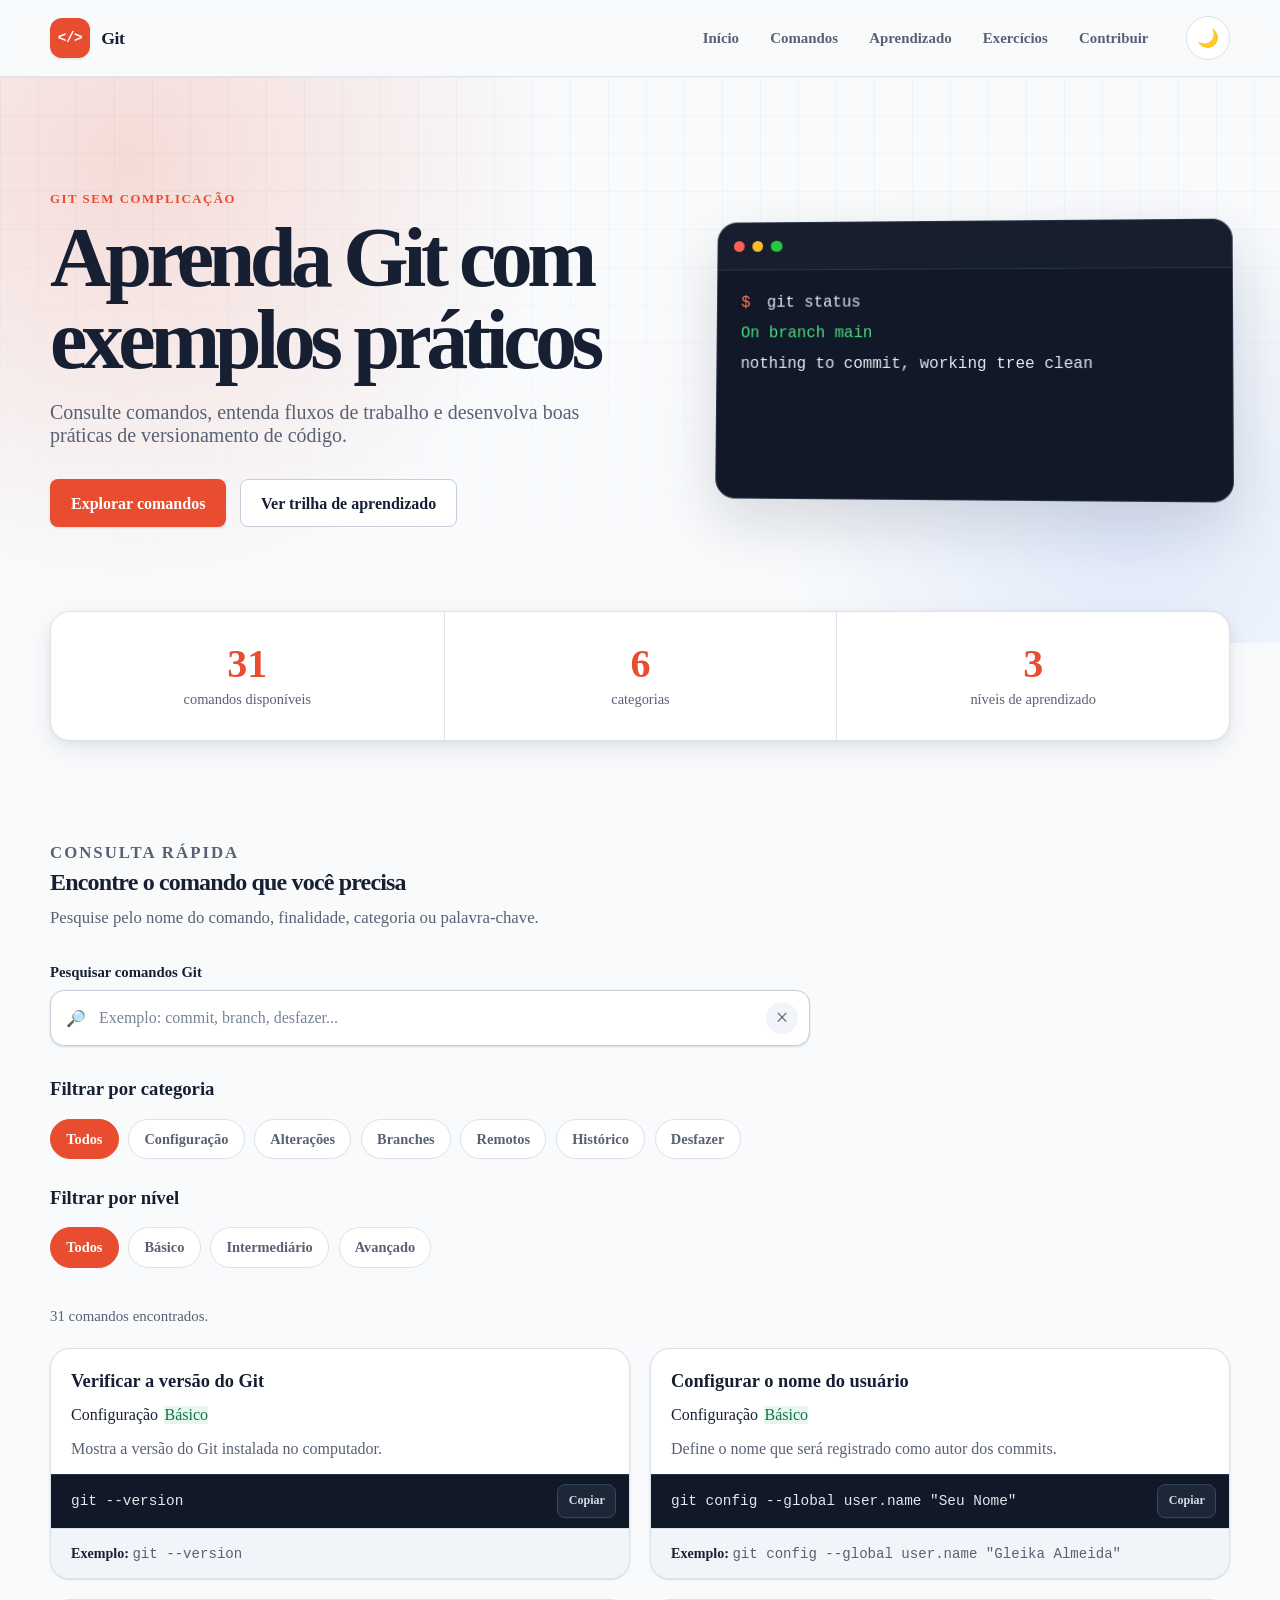
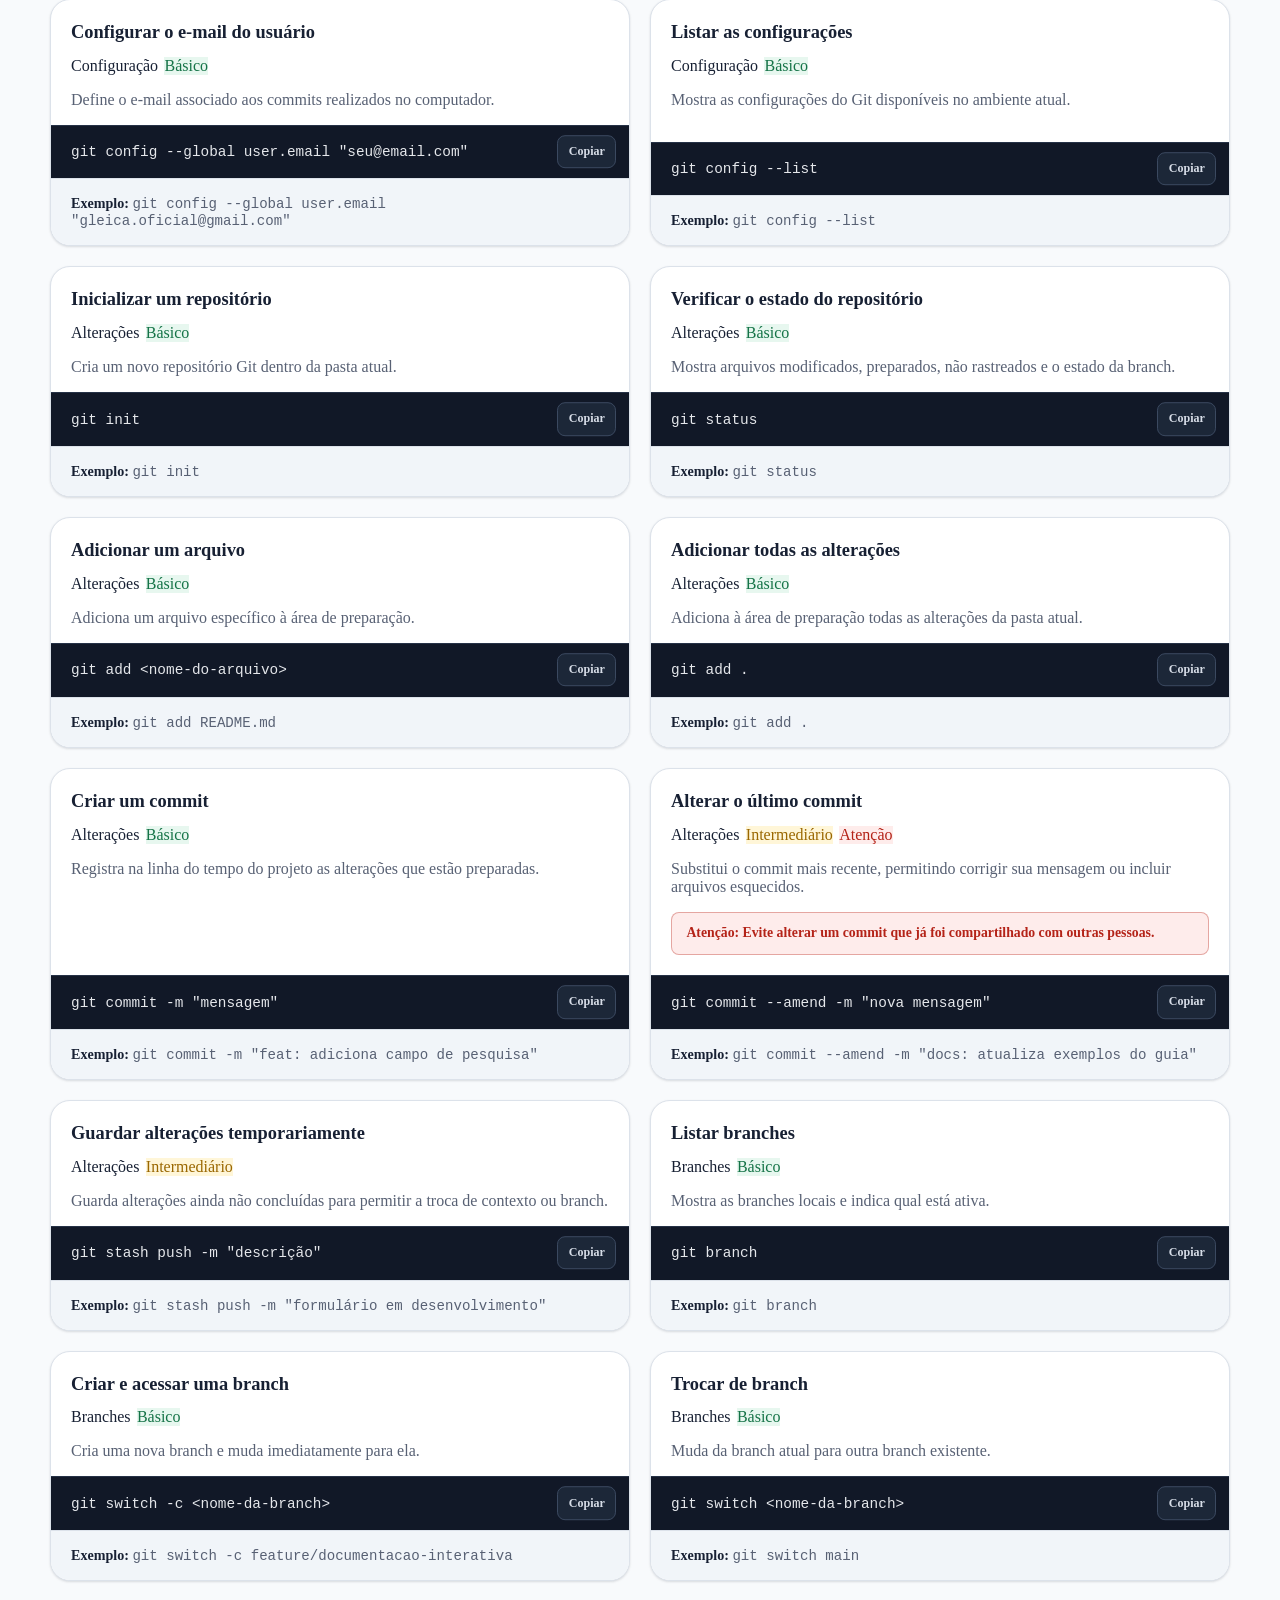
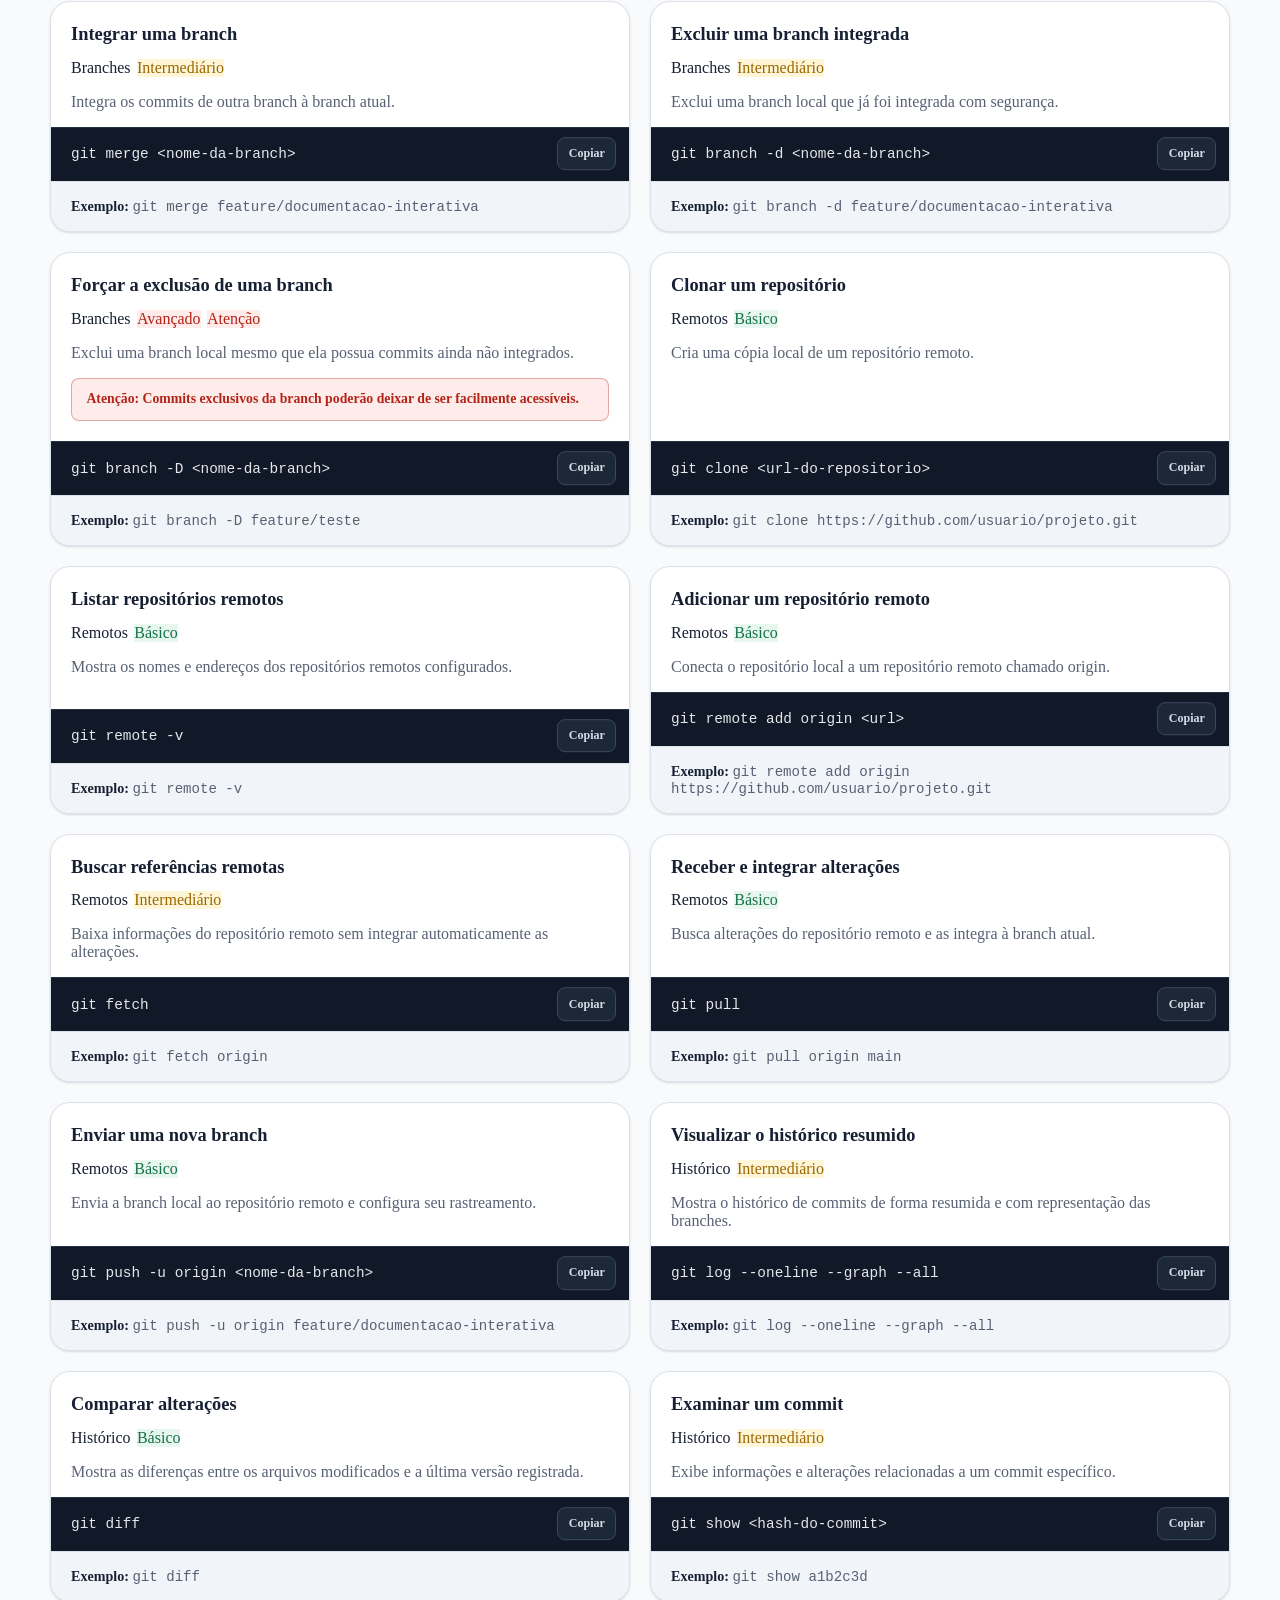
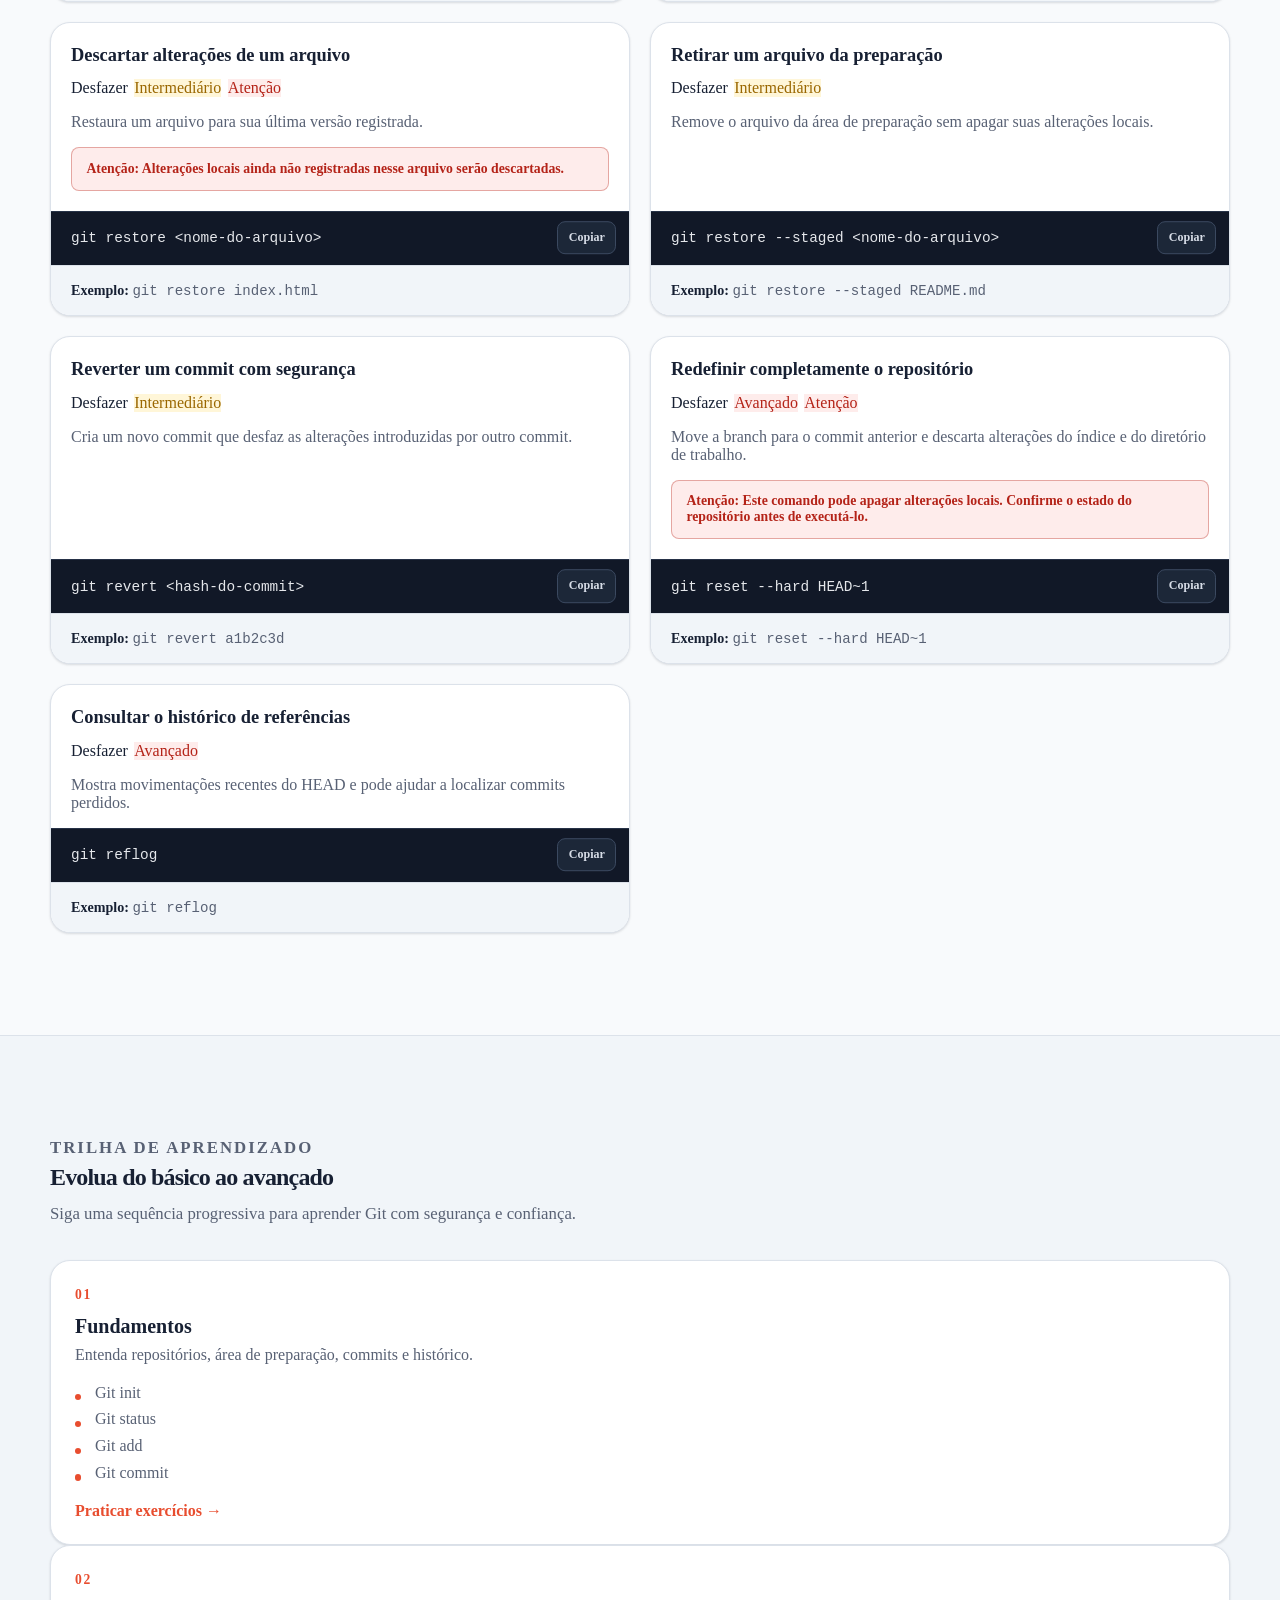
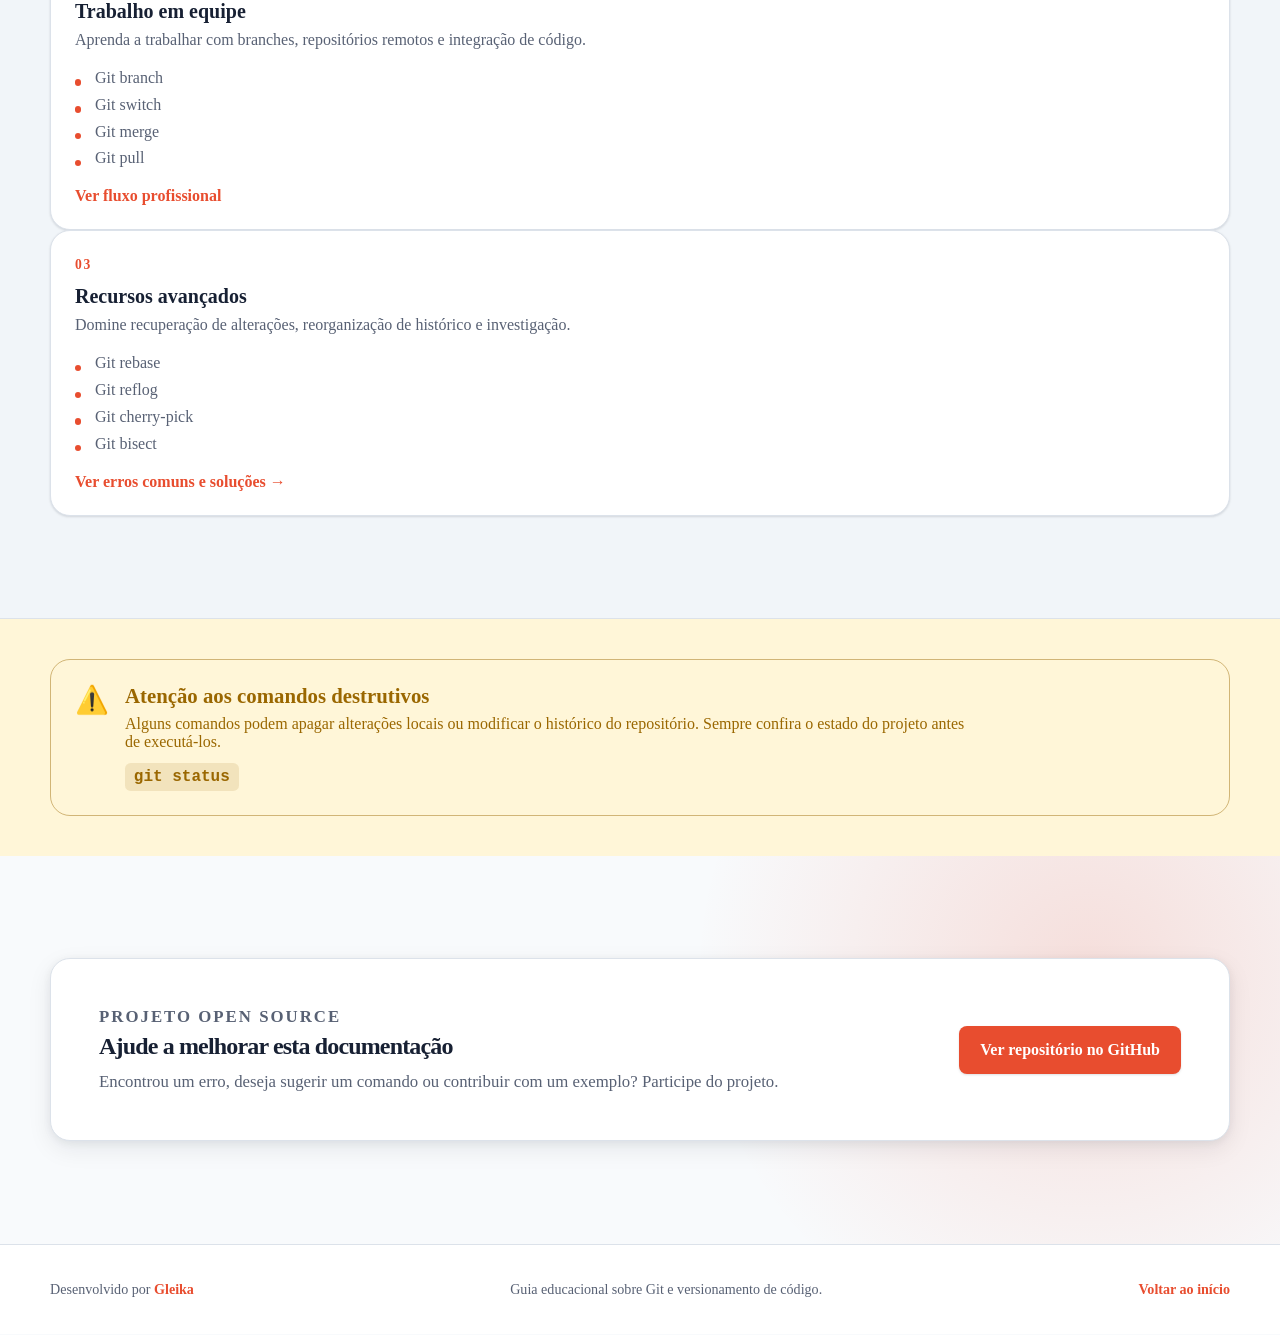
<file: docs/index.html>
<!DOCTYPE html>
<html lang="pt-br">
<head>
    <meta charset="UTF-8">
    <meta name="viewport" content="width=device-width, initial-scale=1.0">
    <meta name="description" content="Documentação interativa de comandos Git em português, com exemplos práticos, filtros, busca e boas práticas." />
    <meta name="keywords" content="Git, GitHub, comandos Git, versionamento, desenvolvimento, programação" />
    <meta name="author" content="Gleika Almeida" />
    <meta name="theme-color" content="#0f172a" />
    <title>Git — Documentação Interativa</title>
    <link rel="stylesheet" href="./assets/css/style.css"/>
    <script src="./assets/js/commands.js" defer ></script>
    <script src="./assets/js/app.js" defer ></script>

</head>
<body>
     <a class="skip-link" href="#conteudo-principal">
      Pular para o conteúdo principal
    </a>

    <header class="site-header">
      <div class="header-container">
        <a class="brand" href="#inicio" aria-label="Ir para o início">
          <span class="brand-icon" aria-hidden="true">
            &lt;/&gt;
          </span>

          <span class="brand-text">
            Git 
          </span>
        </a>

        <nav class="main-navigation" aria-label="Navegação principal">
          <ul class="navigation-list">
            <li>
              <a href="#inicio">
                Início
              </a>
            </li>

            <li>
              <a href="#comandos">
                Comandos
              </a>
            </li>

            <li>
              <a href="#aprendizado">
                Aprendizado
              </a>
            </li>

            <li>
              <a href="./pages/exercicios.html">
               Exercícios
              </a>
            </li>

            <li>
              <a href="#contribuir">
                Contribuir
              </a>
            </li>
          </ul>
        </nav>

        <button class="theme-button" id="theme-button" type="button" aria-label="Ativar tema escuro" title="Alterar tema">
          <span id="theme-icon" aria-hidden="true">
            🌙
          </span>
        </button>
      </div>
    </header>

    <main id="conteudo-principal">
      <section class="hero-section" id="inicio" aria-labelledby="hero-title">
        <div class="hero-container">
          <div class="hero-content">
            <p class="hero-eyebrow">
              Git sem complicação
            </p>

            <h1 id="hero-title">
              Aprenda Git com exemplos práticos
            </h1>

            <p class="hero-description">
              Consulte comandos, entenda fluxos de trabalho e
              desenvolva boas práticas de versionamento de código.
            </p>

            <div class="hero-actions">
              <a class="primary-button" href="#comandos">
                Explorar comandos
              </a>

              <a class="secondary-button" href="#aprendizado">
                Ver trilha de aprendizado
              </a>
            </div>
          </div>

          <div class="hero-terminal" aria-label="Exemplo de terminal Git">
            <div class="terminal-header" aria-hidden="true">
              <span class="terminal-dot"></span>
              <span class="terminal-dot"></span>
              <span class="terminal-dot"></span>
            </div>

            <div class="terminal-content">
              <p>
                <span aria-hidden="true">$</span>
                git status
              </p>

              <p class="terminal-success">
                On branch main
              </p>

              <p>
                nothing to commit, working tree clean
              </p>
            </div>
          </div>
        </div>
      </section>

      <section class="statistics-section" aria-label="Estatísticas da documentação">
        <div class="statistics-container">
          <article class="statistic-card">
            <strong id="total-commands">
              0
            </strong>

            <span>
              comandos disponíveis
            </span>
          </article>

          <article class="statistic-card">
            <strong id="total-categories">
              0
            </strong>

            <span>
              categorias
            </span>
          </article>

          <article class="statistic-card">
            <strong>
              3
            </strong>

            <span>
              níveis de aprendizado
            </span>
          </article>
        </div>
      </section>

      <section class="commands-section" id="comandos" aria-labelledby="commands-title">
        <div class="section-container">
          <header class="section-header">
            <p class="section-eyebrow">
              Consulta rápida
            </p>

            <h2 id="commands-title">
              Encontre o comando que você precisa
            </h2>

            <p>
              Pesquise pelo nome do comando, finalidade,
              categoria ou palavra-chave.
            </p>
          </header>

          <div class="search-container">
            <label class="search-label" for="command-search">
              Pesquisar comandos Git
            </label>

            <div class="search-field">
              <span class="search-icon" aria-hidden="true">
                🔎
              </span>

              <input type="search" id="command-search"  name="command-search" placeholder="Exemplo: commit, branch, desfazer..." autocomplete="off" spellcheck="false"/>

              <button class="clear-search-button" id="clear-search-button" type="button" aria-label="Limpar pesquisa" hidden>
                ×
              </button>
            </div>
          </div>

          <div class="filters-container" aria-labelledby="category-filter-title">
            <h3 id="category-filter-title">
              Filtrar por categoria
            </h3>

            <div class="filter-buttons" id="category-filters">
              <button class="filter-button active" type="button" data-category="todos" aria-pressed="true">
                Todos
              </button>

              <button class="filter-button" type="button" data-category="configuracao" aria-pressed="false">
                Configuração
              </button>

              <button class="filter-button" type="button" data-category="alteracoes" aria-pressed="false">
                Alterações
              </button>

              <button class="filter-button" type="button" data-category="branches" aria-pressed="false">
                Branches
              </button>

              <button class="filter-button" type="button" data-category="remotos" aria-pressed="false">
                Remotos
              </button>

              <button class="filter-button" type="button" data-category="historico" aria-pressed="false">
                Histórico
              </button>

              <button class="filter-button" type="button" data-category="desfazer" aria-pressed="false">
                Desfazer
              </button>
            </div>
          </div>

          <div class="filters-container" aria-labelledby="level-filter-title">
            <h3 id="level-filter-title">
              Filtrar por nível
            </h3>

            <div class="filter-buttons" id="level-filters">
              <button class="filter-button active" type="button" data-level="todos" aria-pressed="true">
                Todos
              </button>

              <button class="filter-button" type="button" data-level="basico" aria-pressed="false">
                Básico
              </button>

              <button class="filter-button" type="button" data-level="intermediario" aria-pressed="false">
                Intermediário
              </button>

              <button class="filter-button" type="button" data-level="avancado" aria-pressed="false">
                Avançado
              </button>
            </div>
          </div>

          <div class="results-header">
            <p
              id="results-message"
              role="status" aria-live="polite">
              Carregando comandos...
            </p>
          </div>

          <div class="commands-grid" id="commands-grid">
          </div>

          <div class="empty-state" id="empty-state" hidden>
            <span class="empty-state-icon" aria-hidden="true">
              🔍
            </span>

            <h3>
              Nenhum comando encontrado
            </h3>

            <p>
              Tente alterar a pesquisa ou selecionar outros filtros.
            </p>

            <button class="secondary-button" id="reset-filters-button" type="button">
              Limpar filtros
            </button>
          </div>

          <noscript>
            <div class="noscript-warning">
              <strong>JavaScript desativado.</strong>

              <p>
                Ative o JavaScript do navegador para visualizar,
                pesquisar e filtrar os comandos.
              </p>
            </div>
          </noscript>
        </div>
      </section>

      <section class="learning-section" id="aprendizado" aria-labelledby="learning-title">
        <div class="section-container">
          <header class="section-header">
            <p class="section-eyebrow">
              Trilha de aprendizado
            </p>

            <h2 id="learning-title">
              Evolua do básico ao avançado
            </h2>

            <p>
              Siga uma sequência progressiva para aprender Git
              com segurança e confiança.
            </p>
          </header>

          <div class="learning-grid">
            <article class="learning-card">
              <span class="learning-number" aria-hidden="true">
                01
              </span>

              <h3>
                Fundamentos
              </h3>

              <p>
                Entenda repositórios, área de preparação,
                commits e histórico.
              </p>

              <ul>
                <li>Git init</li>
                <li>Git status</li>
                <li>Git add</li>
                <li>Git commit</li>
              </ul>
              <a class="learning-link" href="./pages/exercicios.html">
                Praticar exercícios →
              </a>
            </article>

            <article class="learning-card">
              <span class="learning-number" aria-hidden="true">
                02
              </span>

              <h3>
                Trabalho em equipe
              </h3>

              <p>
                Aprenda a trabalhar com branches,
                repositórios remotos e integração de código.
              </p>

              <ul>
                <li>Git branch</li>
                <li>Git switch</li>
                <li>Git merge</li>
                <li>Git pull</li>
              </ul>

              <a class="learning-link" href="./pages/fluxo-profissional.html">
                   Ver fluxo profissional
              </a>
            </article>

            <article class="learning-card">
              <span class="learning-number" aria-hidden="true">
                03
              </span>

              <h3>
                Recursos avançados
              </h3>

              <p>
                Domine recuperação de alterações,
                reorganização de histórico e investigação.
              </p>

              <ul>
                <li>Git rebase</li>
                <li>Git reflog</li>
                <li>Git cherry-pick</li>
                <li>Git bisect</li>
              </ul>

              <a class="learning-link" href="./pages/erros-comuns.html">
                  Ver erros comuns e soluções →
              </a>
            </article>
          </div>
        </div>
      </section>

      <section class="warning-section" aria-labelledby="warning-title">
        <div class="section-container">
          <div class="warning-content">
            <span class="warning-icon" aria-hidden="true">
              ⚠️
            </span>

            <div>
              <h2 id="warning-title">
                Atenção aos comandos destrutivos
              </h2>

              <p>
                Alguns comandos podem apagar alterações locais
                ou modificar o histórico do repositório.
                Sempre confira o estado do projeto antes de executá-los.
              </p>

              <code>git status</code>
            </div>
          </div>
        </div>
      </section>

      <section class="contribution-section" id="contribuir" aria-labelledby="contribution-title">
        <div class="section-container contribution-container">
          <div>
            <p class="section-eyebrow">
              Projeto open source
            </p>

            <h2 id="contribution-title">
              Ajude a melhorar esta documentação
            </h2>

            <p>
              Encontrou um erro, deseja sugerir um comando
              ou contribuir com um exemplo? Participe do projeto.
            </p>
          </div>

          <a class="primary-button" href="https://github.com/Gleika-Almeida/lista-Comandos-Git" target="_blank" rel="noopener noreferrer">
            Ver repositório no GitHub
          </a>
        </div>
      </section>
    </main>

    <footer class="site-footer">
      <div class="footer-container">
        <p>
          Desenvolvido por
          <a href="https://github.com/Gleika-Almeida" target="_blank" rel="noopener noreferrer">
            Gleika
          </a>
        </p>

        <p>
          Guia educacional sobre Git e versionamento de código.
        </p>

        <a href="#inicio">
          Voltar ao início
        </a>
      </div>
    </footer>

    <div class="toast" id="copy-toast" role="status" aria-live="polite" aria-atomic="true" hidden>
      Comando copiado!
    </div>
</body>
</html>
</file>
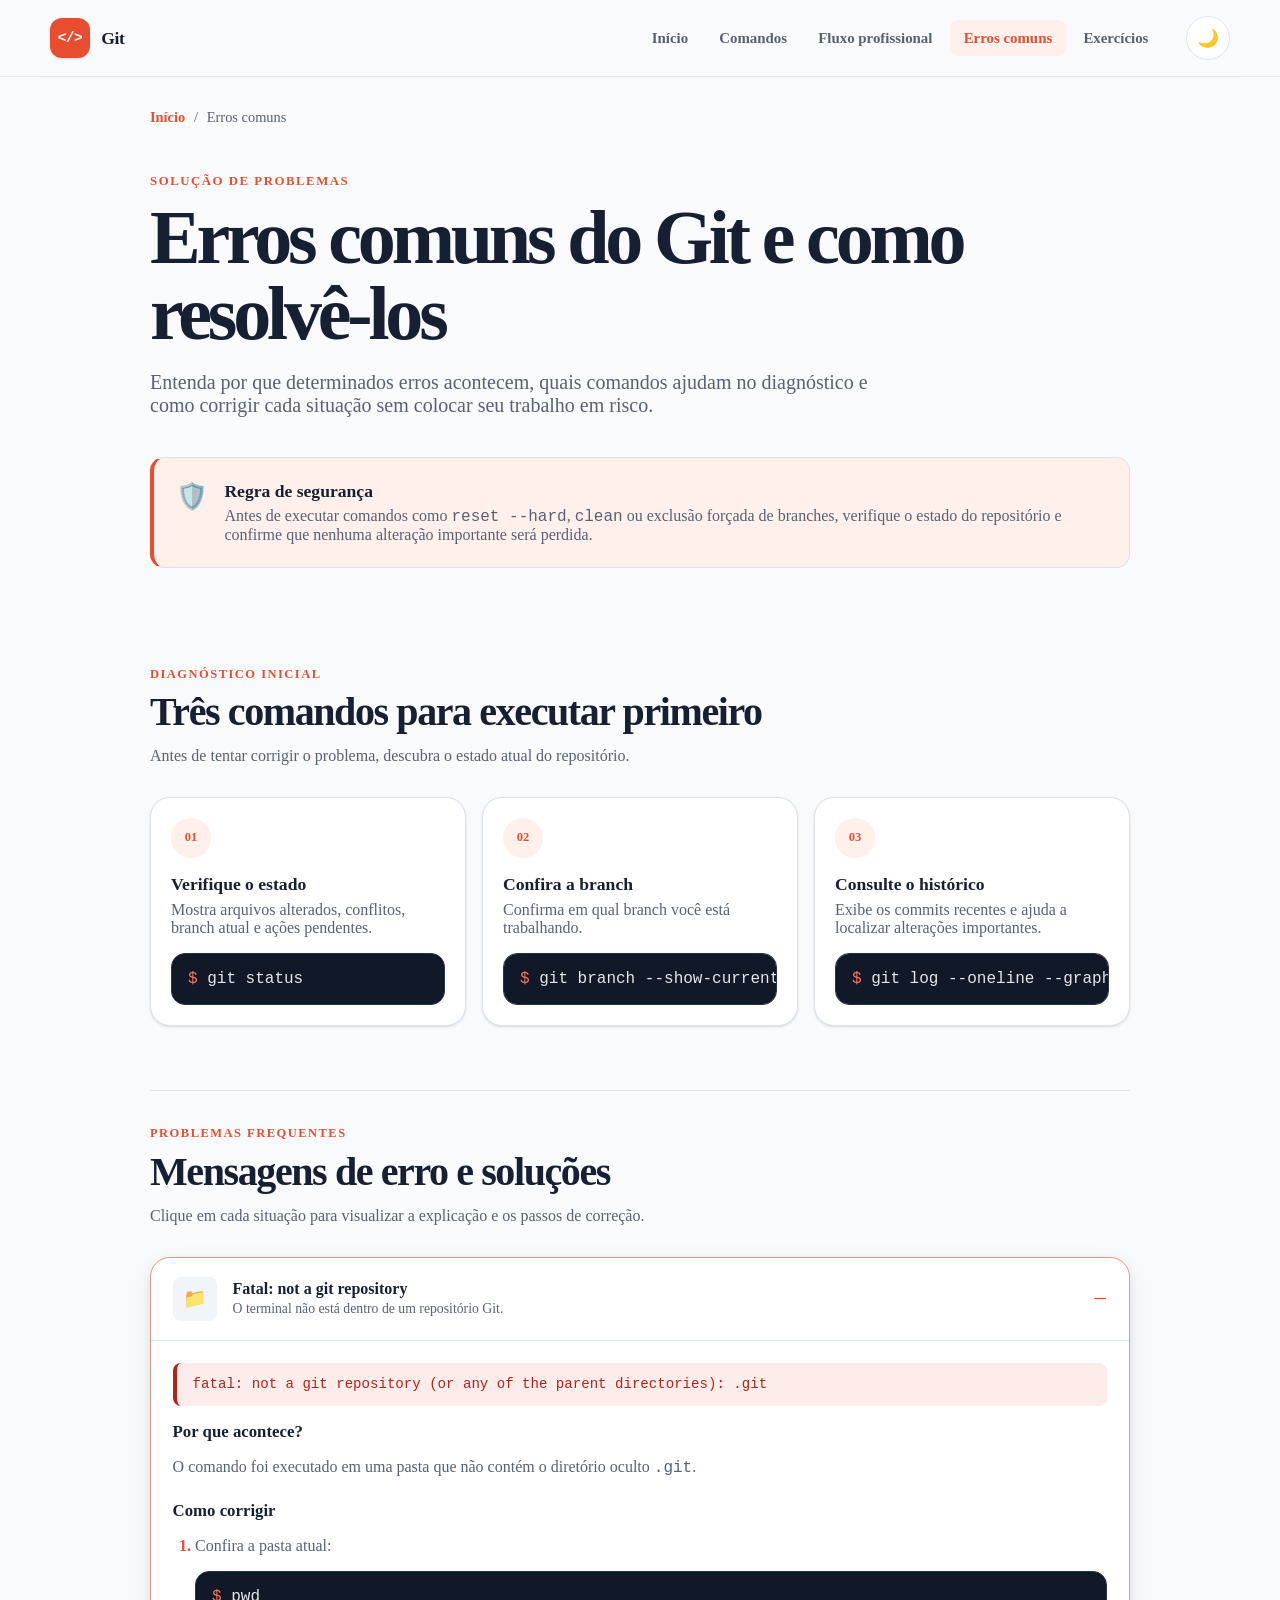
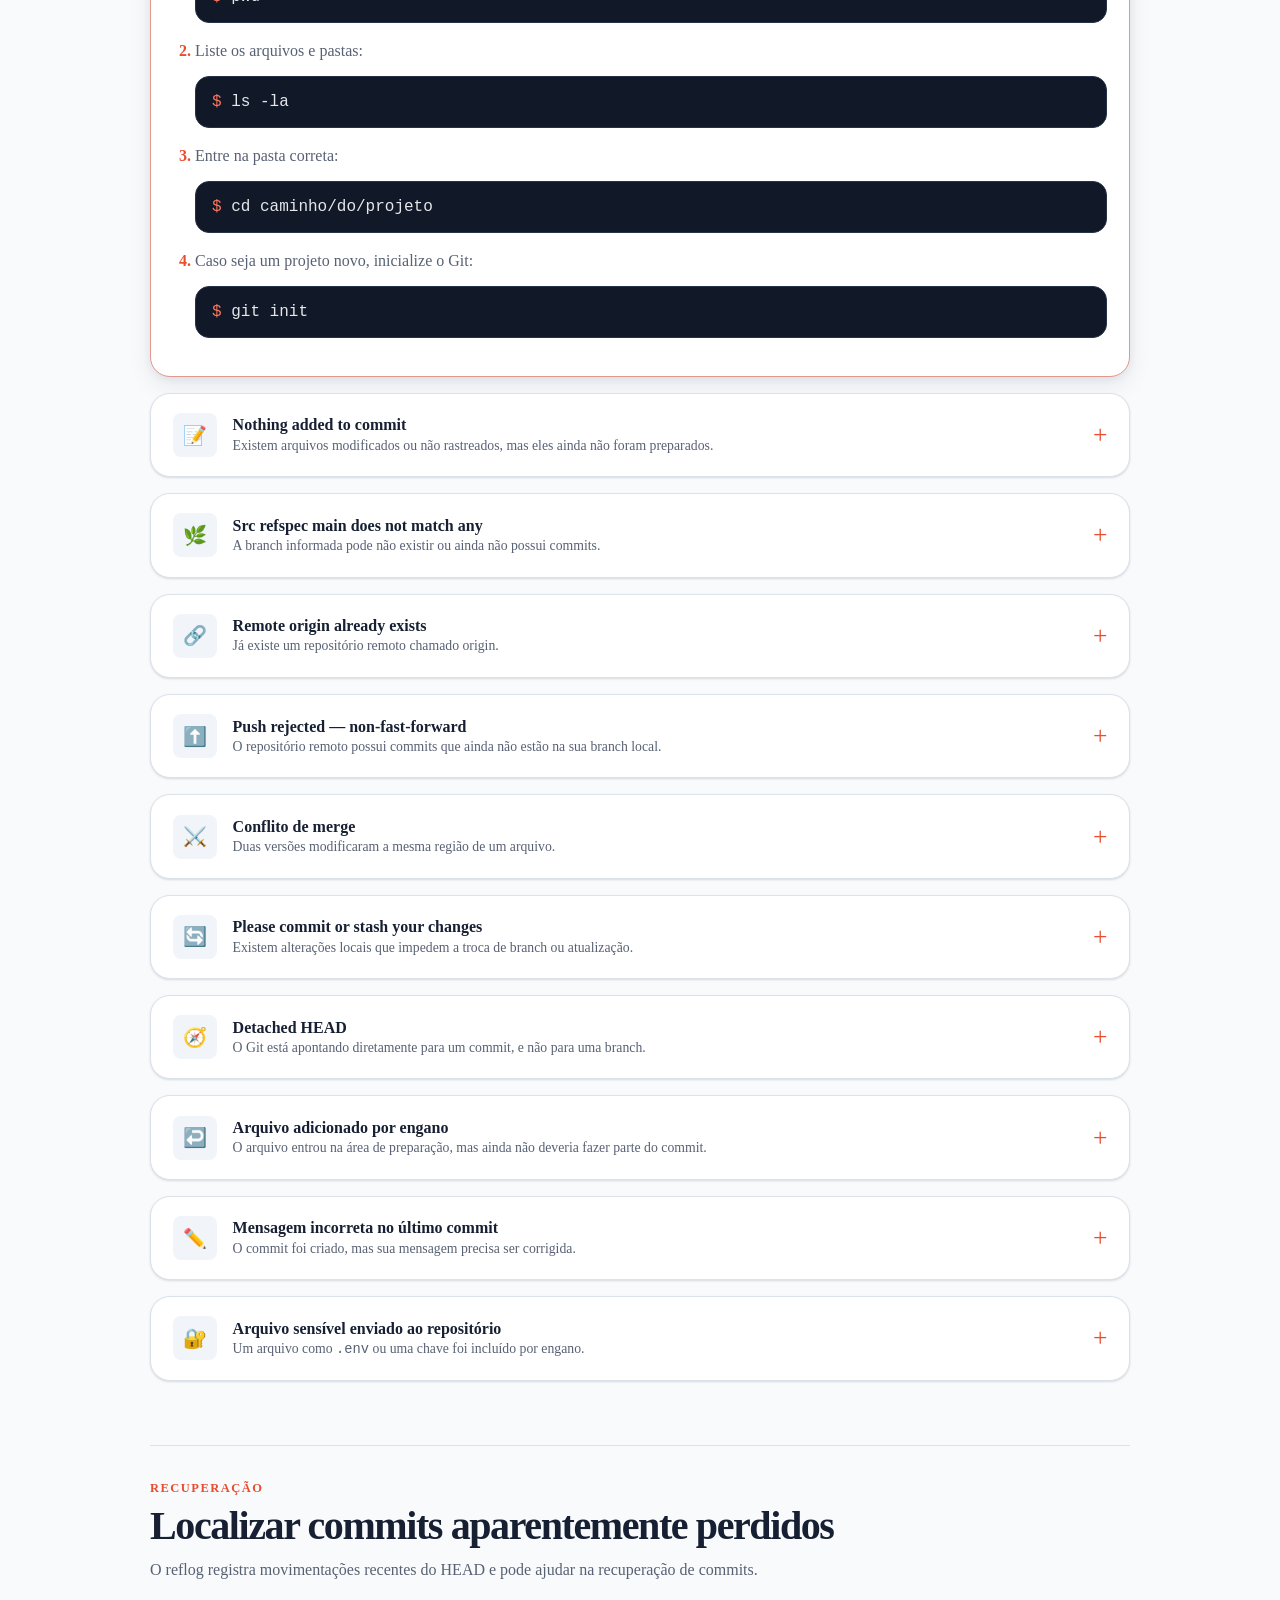
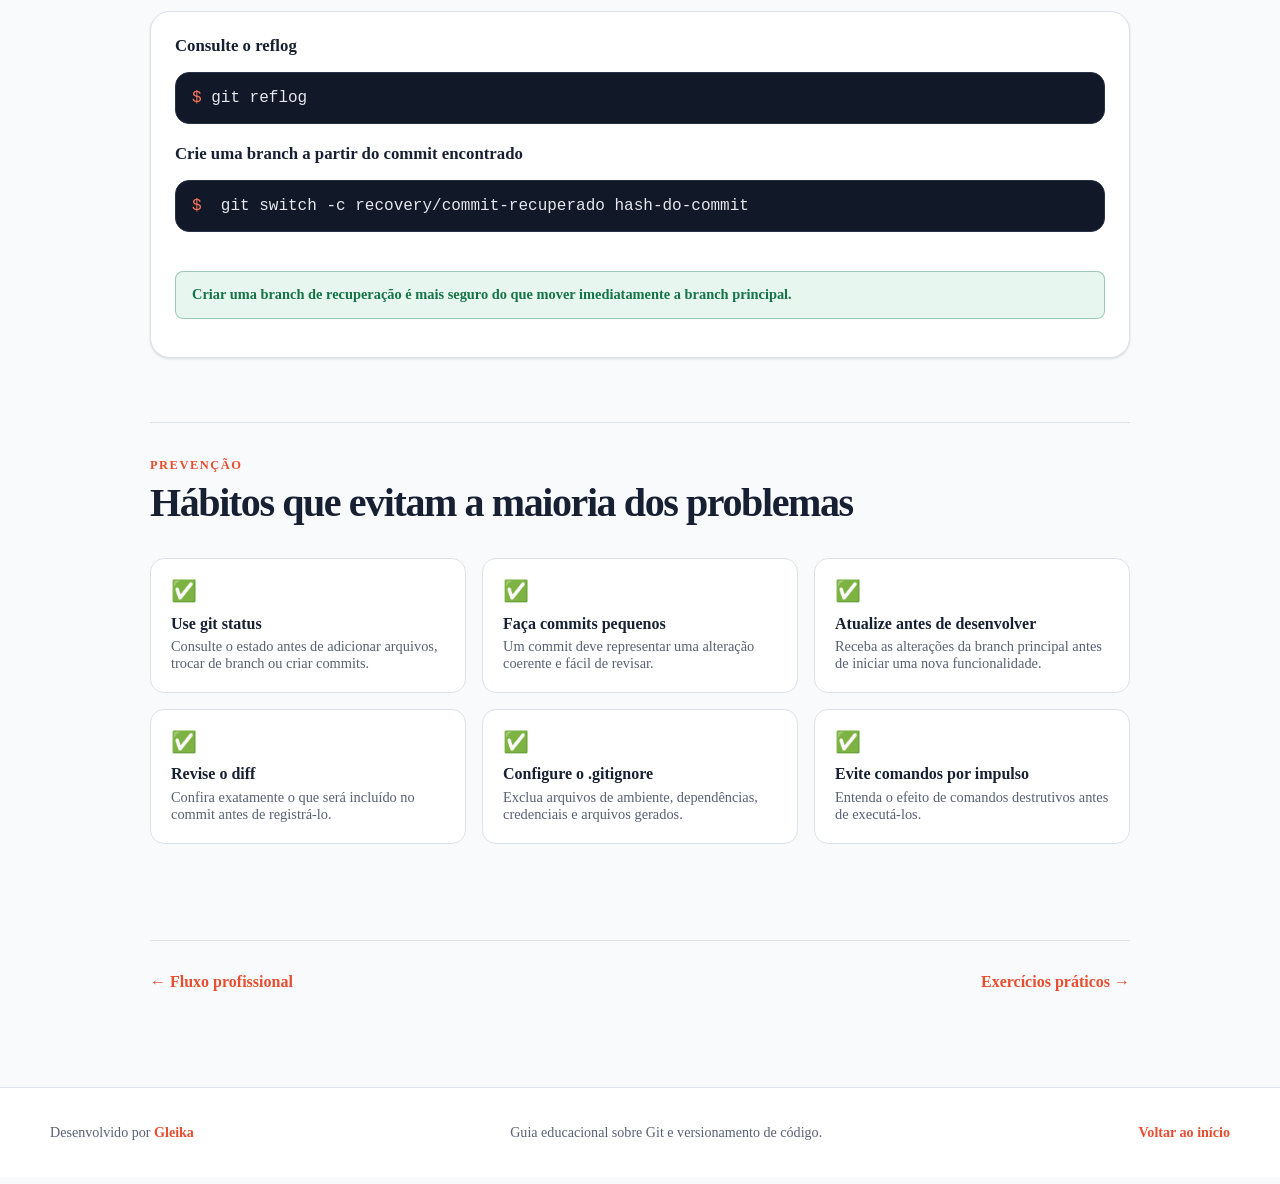
<file: docs/pages/erros-comuns.html>
<!DOCTYPE html>
<html lang="pt-BR">
  <head>
    <meta charset="UTF-8" />
    <meta name="viewport" content="width=device-width, initial-scale=1.0"/>
    <meta name="description" content="Guia de erros comuns do Git com explicações, diagnóstico e soluções seguras."/>
    <meta name="author" content="Gleika Almeida"/>
    <meta name="theme-color" content="#0f172a"/>
    <title>Erros comuns e soluções</title>
    <link rel="stylesheet" href="../assets/css/style.css"/>
    <script src="../assets/js/page.js" defer ></script>
  </head>

  <body class="internal-page">
    <a class="skip-link" href="#conteudo-principal">Pular para o conteúdo principal</a>

    <header class="site-header">
      <div class="header-container">

        <a class="brand" href="../index.html" aria-label="Voltar para a página inicial">
          <span class="brand-icon" aria-hidden="true"> &lt;/&gt; </span>
          <span class="brand-text">Git</span>
        </a>

        <nav class="main-navigation" aria-label="Navegação principal">
          <ul class="navigation-list">
            <li>
              <a href="../index.html">Início</a>
            </li>

            <li>
              <a href="../index.html#comandos">Comandos</a>
            </li>

            <li>
              <a href="./fluxo-profissional.html">Fluxo profissional</a>
            </li>

            <li>
              <a href="./erros-comuns.html" aria-current="page">Erros comuns</a>
            </li>

            <li>
              <a href="./exercicios.html">Exercícios</a>
            </li>
          </ul>
        </nav>

        <button class="theme-button" id="theme-button" type="button" aria-label="Ativar tema escuro" title="Ativar tema escuro">
          <span id="theme-icon" aria-hidden="true">
            🌙
          </span>
        </button>
      </div>
    </header>

    <main id="conteudo-principal">
      <div class="article-container">
        <nav class="breadcrumb" aria-label="Navegação estrutural">
          <a href="../index.html">
            Início
          </a>

          <span aria-hidden="true">
            /
          </span>

          <span aria-current="page">
            Erros comuns
          </span>
        </nav>

        <header class="article-header">
          <p class="section-eyebrow">
            Solução de problemas
          </p>

          <h1>
            Erros comuns do Git e como resolvê-los
          </h1>

          <p>
            Entenda por que determinados erros acontecem,
            quais comandos ajudam no diagnóstico e como
            corrigir cada situação sem colocar seu trabalho
            em risco.
          </p>
        </header>

        <aside class="article-note" aria-labelledby="safety-title">
          <span class="article-note-icon" aria-hidden="true">
            🛡️
          </span>

          <div>
            <h2 id="safety-title">
              Regra de segurança
            </h2>

            <p>
              Antes de executar comandos como
              <code>reset --hard</code>,
              <code>clean</code> ou exclusão forçada de branches,
              verifique o estado do repositório e confirme que
              nenhuma alteração importante será perdida.
            </p>
          </div>
        </aside>

        <section class="article-section" aria-labelledby="diagnostic-title">
          <header class="article-section-header">
            <span class="article-step-label">
              Diagnóstico inicial
            </span>

            <h2 id="diagnostic-title">
              Três comandos para executar primeiro
            </h2>

            <p>
              Antes de tentar corrigir o problema, descubra o estado
              atual do repositório.
            </p>
          </header>

          <div class="diagnostic-grid">
            <article class="diagnostic-card">
              <span class="diagnostic-number" aria-hidden="true">
                01
              </span>

              <h3>
                Verifique o estado
              </h3>

              <p>
                Mostra arquivos alterados, conflitos,
                branch atual e ações pendentes.
              </p>

              <div class="command-sequence">
                <code>git status</code>
              </div>
            </article>

            <article class="diagnostic-card">
              <span class="diagnostic-number" aria-hidden="true">
                02
              </span>

              <h3>
                Confira a branch
              </h3>

              <p>
                Confirma em qual branch você está trabalhando.
              </p>

              <div class="command-sequence">
                <code>git branch --show-current</code>
              </div>
            </article>

            <article class="diagnostic-card">
              <span class="diagnostic-number" aria-hidden="true">
                03
              </span>

              <h3>
                Consulte o histórico
              </h3>

              <p>
                Exibe os commits recentes e ajuda a localizar
                alterações importantes.
              </p>

              <div class="command-sequence">
                <code>git log --oneline --graph --all -10</code>
              </div>
            </article>
          </div>
        </section>

        <section class="article-section" aria-labelledby="problems-title">
          <header class="article-section-header">
            <span class="article-step-label">
              Problemas frequentes
            </span>

            <h2 id="problems-title">
              Mensagens de erro e soluções
            </h2>

            <p>
              Clique em cada situação para visualizar a explicação
              e os passos de correção.
            </p>
          </header>

          <div class="troubleshooting-list">
            <details class="troubleshooting-card" open>
              <summary>
                <span class="troubleshooting-icon">
                  📁
                </span>

                <span>
                  <strong>
                    Fatal: not a git repository
                  </strong>

                  <small>
                    O terminal não está dentro de um repositório Git.
                  </small>
                </span>
              </summary>

              <div class="troubleshooting-content">
                <p class="error-message">
                  fatal: not a git repository
                  (or any of the parent directories): .git
                </p>

                <h3>
                  Por que acontece?
                </h3>

                <p>
                  O comando foi executado em uma pasta que não contém
                  o diretório oculto <code>.git</code>.
                </p>

                <h3>
                  Como corrigir
                </h3>

                <ol class="solution-steps">
                  <li>
                    Confira a pasta atual:

                    <div class="command-sequence">
                      <code>pwd</code>
                    </div>
                  </li>

                  <li>
                    Liste os arquivos e pastas:

                    <div class="command-sequence">
                      <code>ls -la</code>
                    </div>
                  </li>

                  <li>
                    Entre na pasta correta:

                    <div class="command-sequence">
                      <code>cd caminho/do/projeto</code>
                    </div>
                  </li>

                  <li>
                    Caso seja um projeto novo, inicialize o Git:

                    <div class="command-sequence">
                      <code>git init</code>
                    </div>
                  </li>
                </ol>
              </div>
            </details>

            <details class="troubleshooting-card">
              <summary>
                <span class="troubleshooting-icon">
                  📝
                </span>

                <span>
                  <strong>
                    Nothing added to commit
                  </strong>

                  <small>
                    Existem arquivos modificados ou não rastreados,
                    mas eles ainda não foram preparados.
                  </small>
                </span>
              </summary>

              <div class="troubleshooting-content">
                <p class="error-message">
                  no changes added to commit
                  (use "git add" and/or "git commit -a")
                </p>

                <h3>
                  Por que acontece?
                </h3>

                <p>
                  O comando <code>git commit</code> foi executado
                  sem que os arquivos fossem adicionados à área
                  de preparação.
                </p>

                <h3>
                  Como corrigir
                </h3>

                <div class="command-sequence">
                  <code>git status</code>
                  <code>git add nome-do-arquivo</code>
                  <code>git commit -m "tipo: descreve a alteração"</code>
                </div>

                <p class="safe-note">
                  Adicionar arquivos individualmente reduz o risco de
                  incluir alterações não relacionadas no commit.
                </p>
              </div>
            </details>

            <details class="troubleshooting-card">
              <summary>
                <span class="troubleshooting-icon">
                  🌿
                </span>

                <span>
                  <strong>
                    Src refspec main does not match any
                  </strong>

                  <small>
                    A branch informada pode não existir ou ainda não
                    possui commits.
                  </small>
                </span>
              </summary>

              <div class="troubleshooting-content">
                <p class="error-message">
                  error: src refspec main does not match any
                </p>

                <h3>
                  Possíveis causas
                </h3>

                <ul class="problem-causes">
                  <li>
                    O repositório ainda não possui nenhum commit.
                  </li>

                  <li>
                    A branch atual possui outro nome.
                  </li>

                  <li>
                    O nome da branch foi digitado incorretamente.
                  </li>
                </ul>

                <h3>
                  Verifique a branch atual
                </h3>

                <div class="command-sequence">
                  <code>git branch --show-current</code>
                </div>

                <h3>
                  Caso ainda não exista um commit
                </h3>

                <div class="command-sequence">
                  <code>git add .</code>
                  <code>git commit -m "chore: cria estrutura inicial"</code>
                  <code>git push -u origin main</code>
                </div>

                <p class="safe-note">
                  Substitua <code>main</code> pelo nome realmente
                  apresentado em <code>git branch --show-current</code>.
                </p>
              </div>
            </details>

            <details class="troubleshooting-card">
              <summary>
                <span class="troubleshooting-icon">
                  🔗
                </span>

                <span>
                  <strong>
                    Remote origin already exists
                  </strong>

                  <small>
                    Já existe um repositório remoto chamado origin.
                  </small>
                </span>
              </summary>

              <div class="troubleshooting-content">
                <p class="error-message">
                  error: remote origin already exists
                </p>

                <h3>
                  Confira o remoto configurado
                </h3>

                <div class="command-sequence">
                  <code>git remote -v</code>
                </div>

                <h3>
                  Caso a URL esteja errada
                </h3>

                <div class="command-sequence">
                  <code>
                    git remote set-url origin
                    https://github.com/usuario/repositorio.git
                  </code>
                </div>

                <h3>
                  Confira novamente
                </h3>

                <div class="command-sequence">
                  <code>git remote -v</code>
                </div>

                <p class="safe-note">
                  Não é necessário criar outro <code>origin</code>.
                  Atualize a URL do remoto existente.
                </p>
              </div>
            </details>

            <details class="troubleshooting-card">
              <summary>
                <span class="troubleshooting-icon">
                  ⬆️
                </span>

                <span>
                  <strong>
                    Push rejected — non-fast-forward
                  </strong>

                  <small>
                    O repositório remoto possui commits que ainda
                    não estão na sua branch local.
                  </small>
                </span>
              </summary>

              <div class="troubleshooting-content">
                <p class="error-message">
                  rejected: non-fast-forward
                </p>

                <h3>
                  Por que acontece?
                </h3>

                <p>
                  Outra alteração foi enviada ao repositório remoto
                  antes do seu <code>push</code>. O Git impede que
                  você sobrescreva esse histórico acidentalmente.
                </p>

                <h3>
                  Solução recomendada</h3>

                <div class="command-sequence">
                  <code>git status</code>
                  <code>git pull --rebase origin main</code>
                  <code>git push</code>
                </div>

                <p>
                  Caso surja um conflito durante o rebase, resolva
                  os arquivos e execute:
                </p>

                <div class="command-sequence">
                  <code>git add nome-do-arquivo</code>
                  <code>git rebase --continue</code>
                </div>

                <p>
                  Para cancelar o rebase:
                </p>

                <div class="command-sequence">
                  <code>git rebase --abort</code>
                </div>

                <p class="danger-note">
                  Evite utilizar <code>git push --force</code> sem
                  compreender o impacto, especialmente em branches
                  compartilhadas.
                </p>
              </div>
            </details>

            <details class="troubleshooting-card">
              <summary>
                <span class="troubleshooting-icon">
                  ⚔️
                </span>

                <span>
                  <strong>
                    Conflito de merge
                  </strong>

                  <small>
                    Duas versões modificaram a mesma região de um
                    arquivo.
                  </small>
                </span>
              </summary>

              <div class="troubleshooting-content">
                <p class="error-message">
                  CONFLICT (content): Merge conflict in arquivo
                </p>

                <h3>
                  Identifique os arquivos em conflito
                </h3>

                <div class="command-sequence">
                  <code>git status</code>
                </div>

                <h3>
                  Localize os marcadores no arquivo
                </h3>

                <pre class="conflict-example"><code>&lt;&lt;&lt;&lt;&lt;&lt;&lt; HEAD
conteúdo da sua branch
=======
conteúdo da outra branch
&gt;&gt;&gt;&gt;&gt;&gt;&gt; nome-da-branch</code></pre>

                <ol class="solution-steps">
                  <li>
                    Escolha ou combine o conteúdo correto.
                  </li>

                  <li>
                    Remova os marcadores
                    <code>&lt;&lt;&lt;&lt;&lt;&lt;&lt;</code>,
                    <code>=======</code> e
                    <code>&gt;&gt;&gt;&gt;&gt;&gt;&gt;</code>.
                  </li>

                  <li>
                    Salve o arquivo.
                  </li>

                  <li>
                    Marque o conflito como resolvido:

                    <div class="command-sequence">
                      <code>git add nome-do-arquivo</code>
                    </div>
                  </li>
                </ol>

                <p>
                  Se o conflito ocorreu durante um merge:
                </p>

                <div class="command-sequence">
                  <code>git commit</code>
                </div>

                <p>
                  Se ocorreu durante um rebase:
                </p>

                <div class="command-sequence">
                  <code>git rebase --continue</code>
                </div>

                <p>
                  Para cancelar um merge ainda não concluído:
                </p>

                <div class="command-sequence">
                  <code>git merge --abort</code>
                </div>
              </div>
            </details>

            <details class="troubleshooting-card">
              <summary>
                <span class="troubleshooting-icon">
                  🔄
                </span>

                <span>
                  <strong>
                    Please commit or stash your changes
                  </strong>

                  <small>
                    Existem alterações locais que impedem a troca
                    de branch ou atualização.
                  </small>
                </span>
              </summary>

              <div class="troubleshooting-content">
                <p class="error-message">
                  Please commit your changes or stash them before
                  you switch branches
                </p>

                <h3>
                  Opção 1 — Criar um commit
                </h3>

                <div class="command-sequence">
                  <code>git add .</code>
                  <code>
                    git commit -m "wip: salva trabalho em andamento"
                  </code>
                </div>

                <h3>
                  Opção 2 — Guardar temporariamente
                </h3>

                <div class="command-sequence">
                  <code>
                    git stash push -m "trabalho em andamento"
                  </code>
                  <code>git switch nome-da-branch</code>
                </div>

                <p>
                  Para recuperar depois:
                </p>

                <div class="command-sequence">
                  <code>git stash list</code>
                  <code>git stash pop</code>
                </div>

                <p class="safe-note">
                  Use o stash para alterações temporárias. Um trabalho
                  importante e coerente deve ser registrado em commit.
                </p>
              </div>
            </details>

            <details class="troubleshooting-card">
              <summary>
                <span class="troubleshooting-icon">
                  🧭
                </span>

                <span>
                  <strong>
                    Detached HEAD
                  </strong>

                  <small>
                    O Git está apontando diretamente para um commit,
                    e não para uma branch.
                  </small>
                </span>
              </summary>

              <div class="troubleshooting-content">
                <p class="error-message">
                  You are in 'detached HEAD' state
                </p>

                <h3>
                  Caso você não tenha criado alterações
                </h3>

                <div class="command-sequence">
                  <code>git switch main</code>
                </div>

                <h3>
                  Caso tenha criado commits que deseja preservar
                </h3>

                <div class="command-sequence">
                  <code>git switch -c recovery/trabalho-recuperado</code>
                </div>

                <p class="safe-note">
                  Criar uma branch nesse ponto preserva os commits
                  realizados enquanto o HEAD estava desconectado.
                </p>
              </div>
            </details>

            <details class="troubleshooting-card">
              <summary>
                <span class="troubleshooting-icon">
                  ↩️
                </span>

                <span>
                  <strong>
                    Arquivo adicionado por engano
                  </strong>

                  <small>
                    O arquivo entrou na área de preparação, mas ainda
                    não deveria fazer parte do commit.
                  </small>
                </span>
              </summary>

              <div class="troubleshooting-content">
                <h3>
                  Retire o arquivo da área de preparação
                </h3>

                <div class="command-sequence">
                  <code>
                    git restore --staged nome-do-arquivo
                  </code>
                </div>

                <p>
                  As alterações continuarão no arquivo. Apenas a
                  preparação será desfeita.
                </p>

                <p class="safe-note">
                  Esse comando é diferente de
                  <code>git restore nome-do-arquivo</code>, que
                  descarta alterações locais.
                </p>
              </div>
            </details>

            <details class="troubleshooting-card">
              <summary>
                <span class="troubleshooting-icon">
                  ✏️
                </span>

                <span>
                  <strong>
                    Mensagem incorreta no último commit
                  </strong>

                  <small>
                    O commit foi criado, mas sua mensagem precisa
                    ser corrigida.
                  </small>
                </span>
              </summary>

              <div class="troubleshooting-content">
                <h3>
                  Caso o commit ainda não tenha sido enviado
                </h3>

                <div class="command-sequence">
                  <code>
                    git commit --amend -m
                    "docs: corrige mensagem do commit"
                  </code>
                </div>

                <p class="danger-note">
                  Evite alterar commits que já foram enviados para
                  uma branch compartilhada. O amend muda a
                  identificação do commit.
                </p>
              </div>
            </details>

            <details class="troubleshooting-card">
              <summary>
                <span class="troubleshooting-icon">
                  🔐
                </span>

                <span>
                  <strong>
                    Arquivo sensível enviado ao repositório
                  </strong>

                  <small>
                    Um arquivo como <code>.env</code> ou uma chave
                    foi incluído por engano.
                  </small>
                </span>
              </summary>

              <div class="troubleshooting-content">
                <h3>
                  Remova o arquivo do rastreamento
                </h3>

                <div class="command-sequence">
                  <code>git rm --cached .env</code>
                </div>

                <h3>
                  Adicione ao arquivo .gitignore
                </h3>

                <div class="command-sequence">
                  <code>echo ".env" &gt;&gt; .gitignore</code>
                  <code>git add .gitignore</code>
                  <code>
                    git commit -m
                    "security: remove arquivo de ambiente"
                  </code>
                </div>

                <p class="danger-note">
                  Caso uma senha, token ou chave já tenha sido
                  enviada ao GitHub, considere a credencial
                  comprometida e substitua-a imediatamente.
                  Remover o arquivo em um novo commit não apaga
                  automaticamente o conteúdo do histórico anterior.
                </p>
              </div>
            </details>
          </div>
        </section>

        <section class="article-section" aria-labelledby="recovery-title">
          <header class="article-section-header">
            <span class="article-step-label">
              Recuperação
            </span>

            <h2 id="recovery-title">
              Localizar commits aparentemente perdidos
            </h2>

            <p>
              O reflog registra movimentações recentes do HEAD e pode
              ajudar na recuperação de commits.
            </p>
          </header>

          <div class="recovery-panel">
            <div>
              <h3>
                Consulte o reflog
              </h3>

              <div class="command-sequence">
                <code>git reflog</code>
              </div>
            </div>

            <div>
              <h3>
                Crie uma branch a partir do commit encontrado
              </h3>

              <div class="command-sequence">
                <code>
                  git switch -c recovery/commit-recuperado
                  hash-do-commit
                </code>
              </div>
            </div>

            <p class="safe-note">
              Criar uma branch de recuperação é mais seguro do que
              mover imediatamente a branch principal.
            </p>
          </div>
        </section>

        <section
          class="article-section" aria-labelledby="avoid-title">
          <header class="article-section-header">
            <span class="article-step-label">
              Prevenção
            </span>

            <h2 id="avoid-title">
              Hábitos que evitam a maioria dos problemas
            </h2>
          </header>

          <div class="prevention-grid">
            <article>
              <span aria-hidden="true">
                ✅
              </span>

              <h3>
                Use git status
              </h3>

              <p>
                Consulte o estado antes de adicionar arquivos,
                trocar de branch ou criar commits.
              </p>
            </article>

            <article>
              <span aria-hidden="true">
                ✅
              </span>

              <h3>
                Faça commits pequenos
              </h3>

              <p>
                Um commit deve representar uma alteração coerente
                e fácil de revisar.
              </p>
            </article>

            <article>
              <span aria-hidden="true">
                ✅
              </span>

              <h3>
                Atualize antes de desenvolver
              </h3>

              <p>
                Receba as alterações da branch principal antes de
                iniciar uma nova funcionalidade.
              </p>
            </article>

            <article>
              <span aria-hidden="true">
                ✅
              </span>

              <h3>
                Revise o diff
              </h3>

              <p>
                Confira exatamente o que será incluído no commit
                antes de registrá-lo.
              </p>
            </article>

            <article>
              <span aria-hidden="true">
                ✅
              </span>

              <h3>
                Configure o .gitignore
              </h3>

              <p>
                Exclua arquivos de ambiente, dependências,
                credenciais e arquivos gerados.
              </p>
            </article>

            <article>
              <span aria-hidden="true">
                ✅
              </span>

              <h3>
                Evite comandos por impulso
              </h3>

              <p>
                Entenda o efeito de comandos destrutivos antes
                de executá-los.
              </p>
            </article>
          </div>
        </section>

        <nav class="article-navigation" aria-label="Navegação entre conteúdos">
          <a href="./fluxo-profissional.html">
            ← Fluxo profissional
          </a>

          <a href="./exercicios.html">
            Exercícios práticos →
          </a>
        </nav>
      </div>
    </main>

    <footer class="site-footer">
      <div class="footer-container">
        <p>
          Desenvolvido por
          <a href="https://github.com/Gleika-Almeida" target="_blank" rel="noopener noreferrer">
            Gleika
          </a>
        </p>

        <p>
          Guia educacional sobre Git e versionamento de código.
        </p>

        <a href="#conteudo-principal">
          Voltar ao início
        </a>
      </div>
    </footer>
  </body>
</html>
</file>
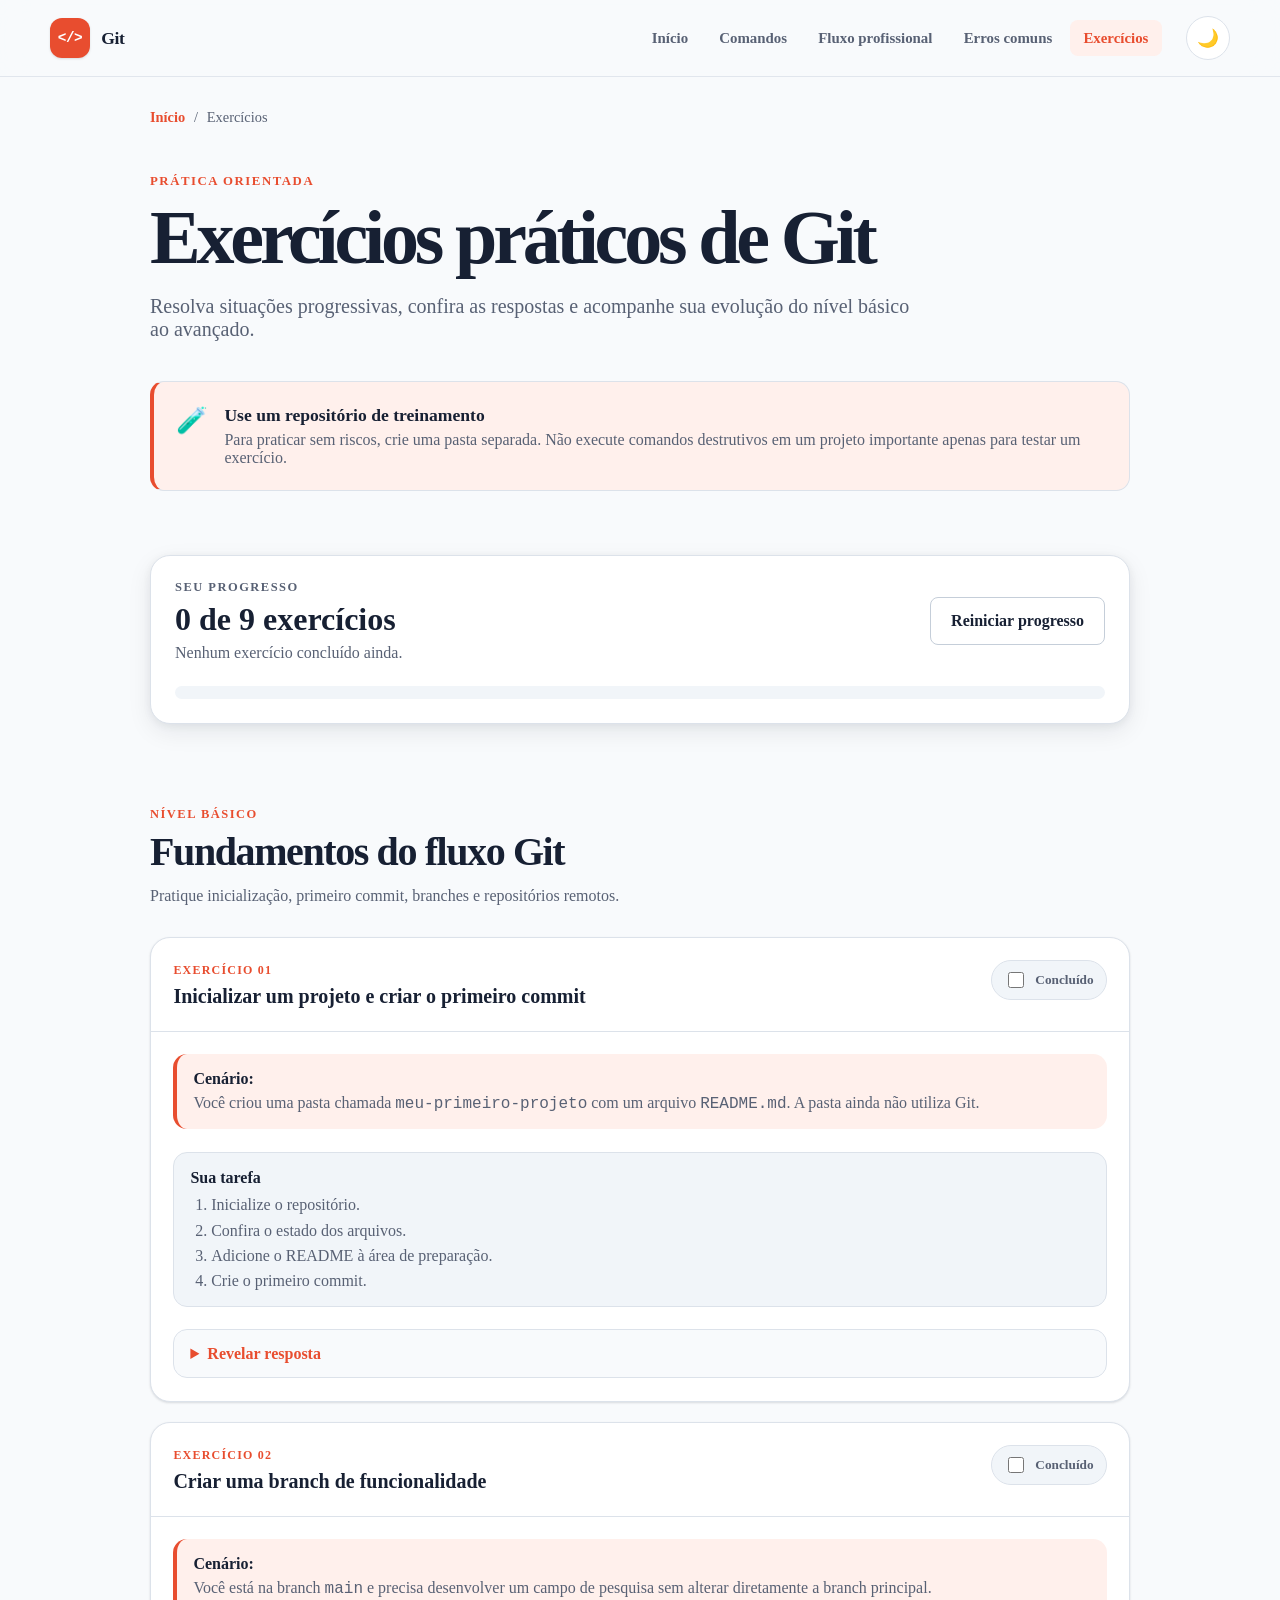
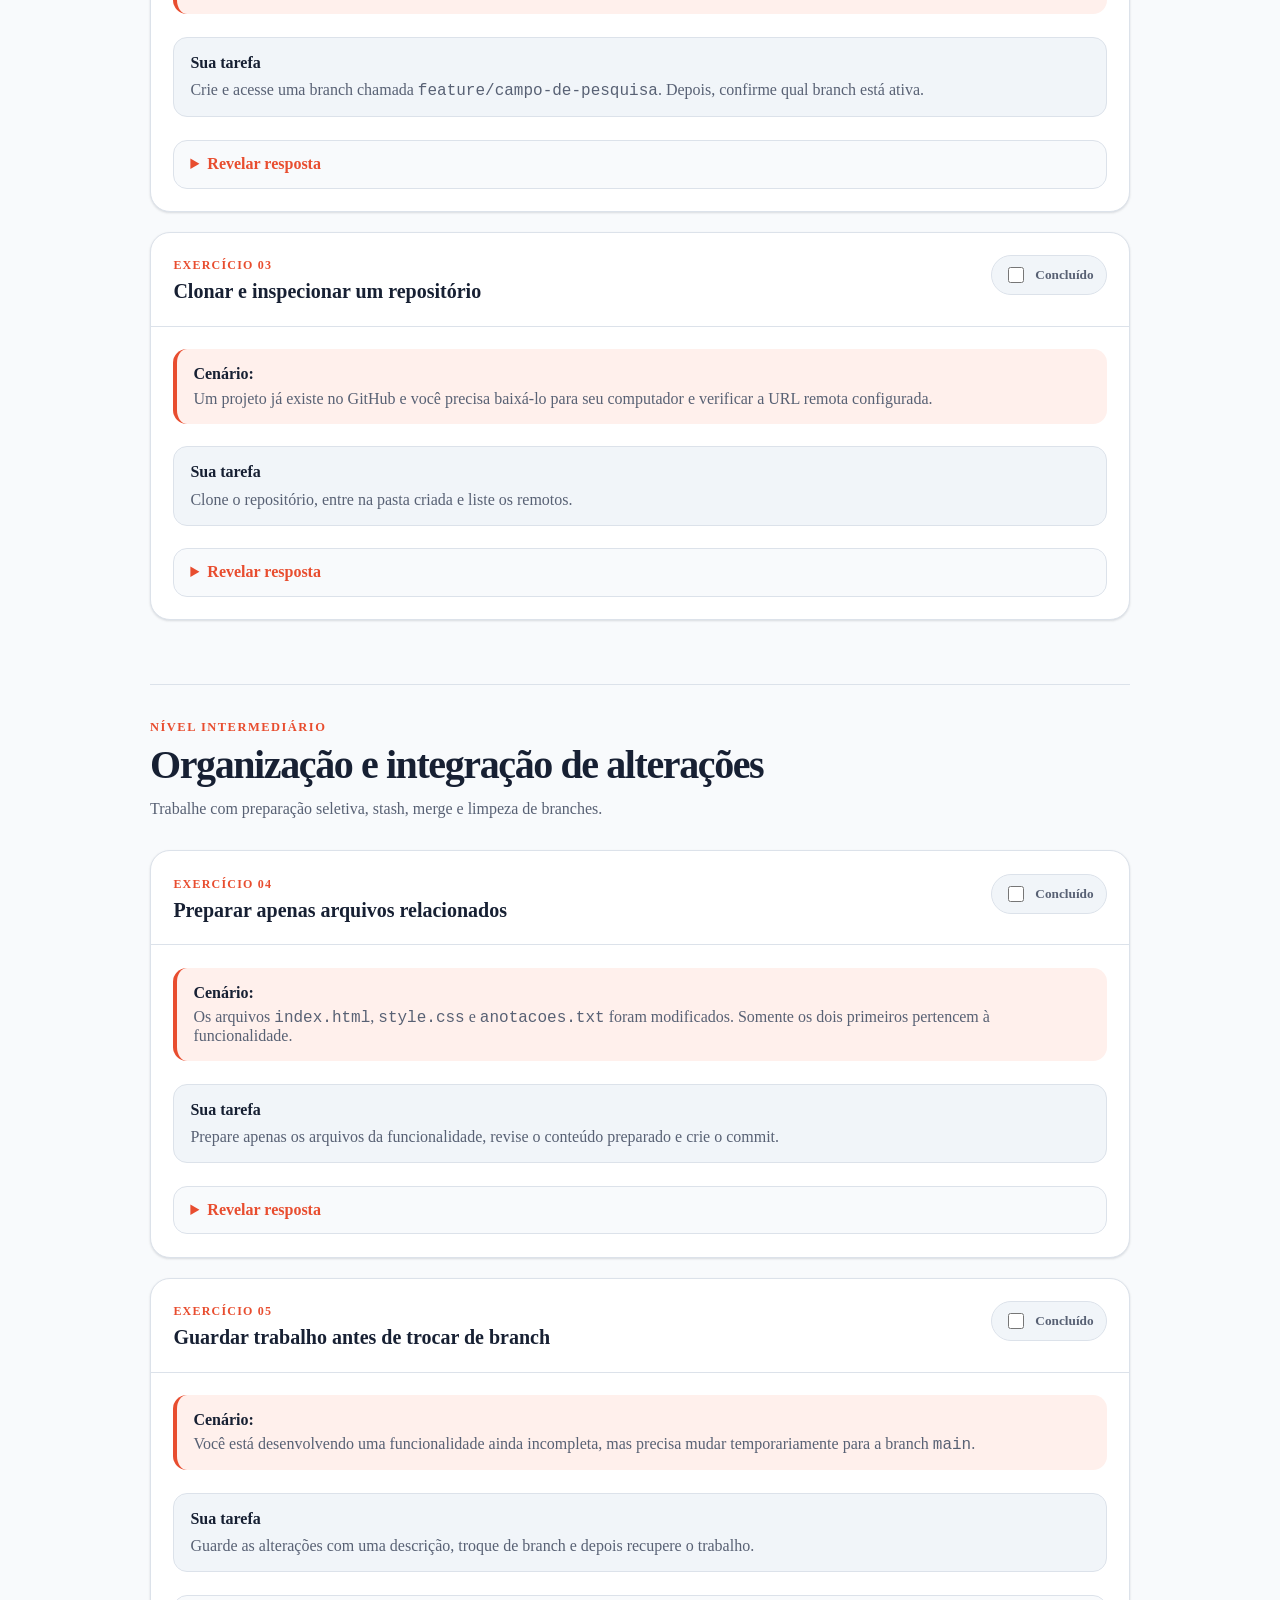
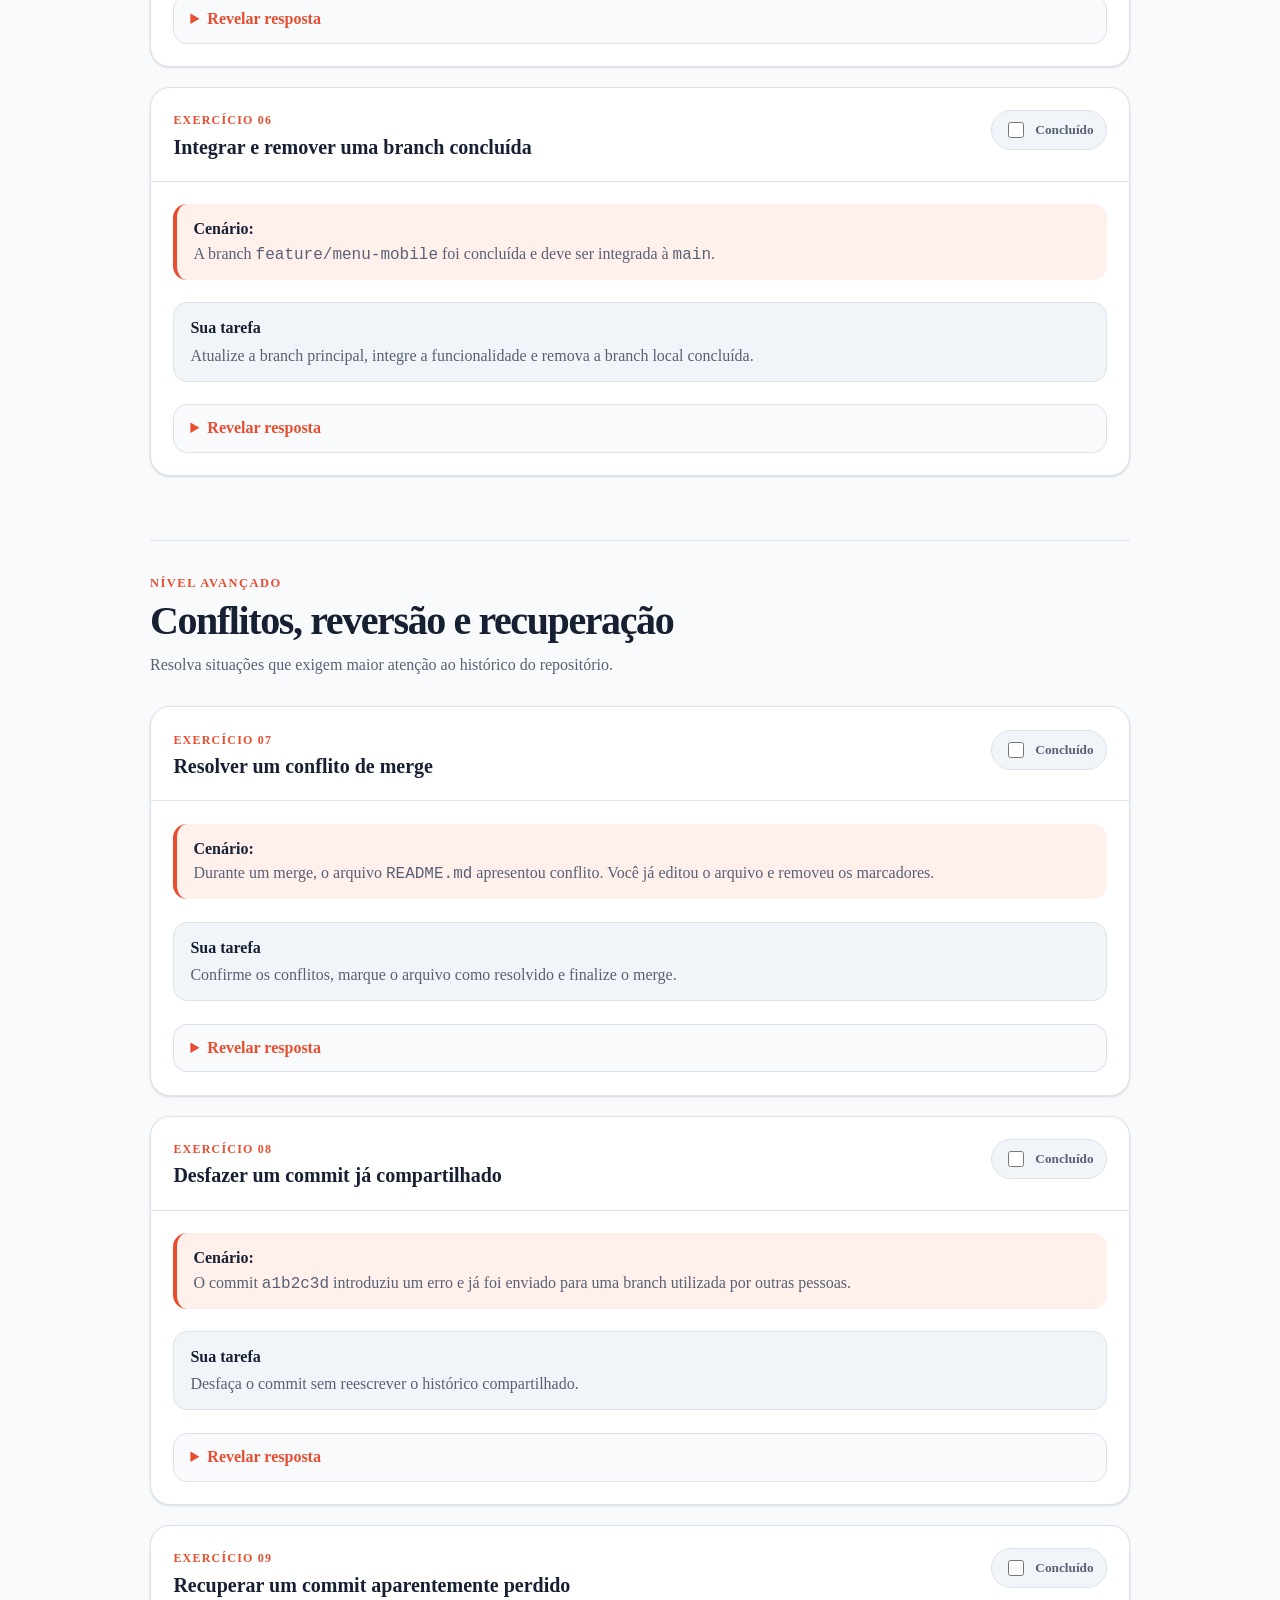
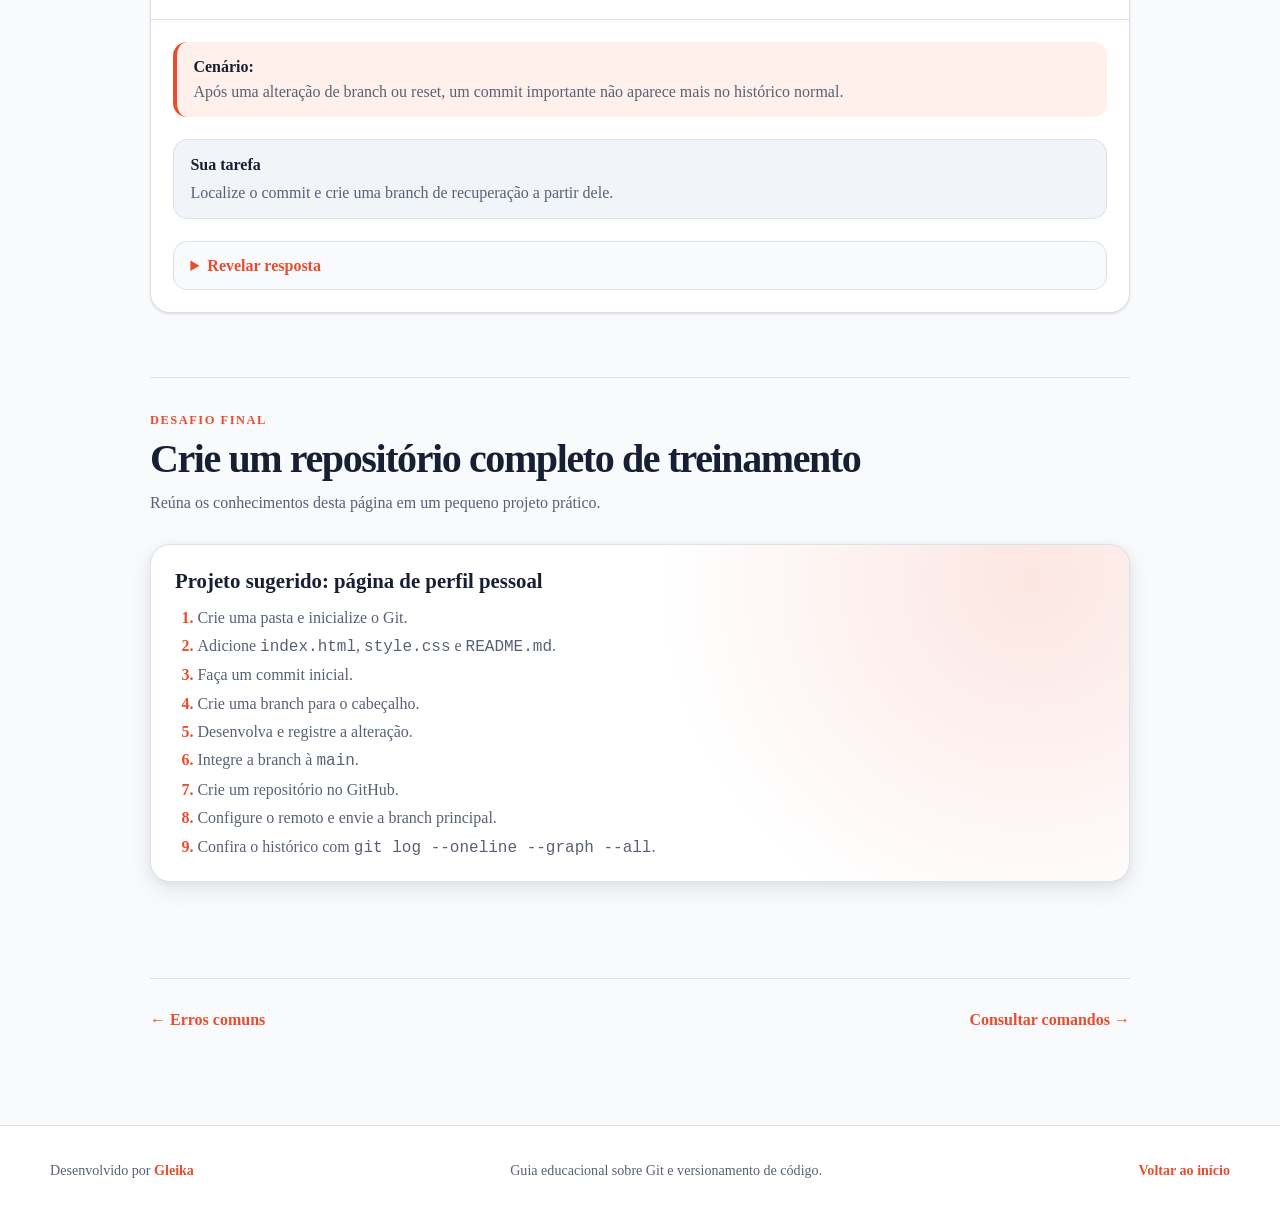
<file: docs/pages/exercicios.html>
<!DOCTYPE html>
<html lang="pt-BR">
  <head>
    <meta charset="UTF-8" />
    <meta name="viewport" content="width=device-width, initial-scale=1.0"/>
    <meta name="description" content="Exercícios práticos de Git organizados por níveis, com desafios, respostas e acompanhamento de progresso."/>
    <meta name="author" content="Gleika Almeida"/>
    <meta name="theme-color" content="#0f172a"/>
    <title>Exercícios práticos de Git</title>
    <link rel="stylesheet" href="../assets/css/style.css"/>
    <script src="../assets/js/page.js" defer></script>
    <script src="../assets/js/exercises.js" defer ></script>
  </head>

  <body class="internal-page">
    <a class="skip-link" href="#conteudo-principal">Pular para o conteúdo principal</a>

    <header class="site-header">
      <div class="header-container">
        <a class="brand" href="../index.html" aria-label="Voltar para a página inicial">
          <span class="brand-icon" aria-hidden="true">&lt;/&gt;</span>
          <span class="brand-text">Git</span>
        </a>

        <nav class="main-navigation" aria-label="Navegação principal">
          <ul class="navigation-list">
            <li>
              <a href="../index.html">Início</a>
            </li>

            <li>
              <a href="../index.html#comandos">Comandos</a>
            </li>

            <li>
              <a href="./fluxo-profissional.html">Fluxo profissional</a>
            </li>

            <li>
              <a href="./erros-comuns.html">Erros comuns</a>
            </li>

            <li>
              <a href="./exercicios.html" aria-current="page">Exercícios</a>
            </li>
          </ul>
        </nav>

        <button class="theme-button" id="theme-button" type="button" aria-label="Ativar tema escuro" title="Ativar tema escuro">
          <span id="theme-icon" aria-hidden="true">
            🌙
          </span>
        </button>
      </div>
    </header>

    <main id="conteudo-principal">
      <div class="article-container">
        <nav class="breadcrumb" aria-label="Navegação estrutural">
          <a href="../index.html">Início</a>
          <span aria-hidden="true">/</span>
          <span aria-current="page">Exercícios</span>
        </nav>

        <header class="article-header">
          <p class="section-eyebrow">
            Prática orientada
          </p>

          <h1>Exercícios práticos de Git</h1>

          <p>
            Resolva situações progressivas, confira as respostas
            e acompanhe sua evolução do nível básico ao avançado.
          </p>
        </header>

        <aside class="article-note" aria-labelledby="exercise-tip-title">
          <span class="article-note-icon" aria-hidden="true">
            🧪
          </span>

          <div>
            <h2 id="exercise-tip-title">Use um repositório de treinamento</h2>

            <p>
              Para praticar sem riscos, crie uma pasta separada.
              Não execute comandos destrutivos em um projeto
              importante apenas para testar um exercício.
            </p>
          </div>
        </aside>

        <section class="exercise-progress-panel" id="progresso" aria-labelledby="progress-title">
          <div class="exercise-progress-header">
            <div>
              <p class="article-step-label">
                Seu progresso
              </p>

              <h2 id="progress-title">
                <span id="completed-exercises">
                  0
                </span>
                 de
                <span id="total-exercises">
                 9
                </span>
                exercícios
              </h2>

              <p id="exercise-progress-status" role="status" aria-live="polite">
                Nenhum exercício concluído ainda.
              </p>
            </div>

            <button class="secondary-button" id="reset-progress-button" type="button">
              Reiniciar progresso
            </button>
          </div>

          <div class="exercise-progress-track" role="progressbar" aria-label="Progresso dos exercícios" aria-valuemin="0" aria-valuemax="100" aria-valuenow="0">
            <div id="exercise-progress-bar"></div>
          </div>
        </section>

        <section class="article-section" aria-labelledby="basic-exercises-title">
          <header class="article-section-header">
            <span class="article-step-label">Nível básico</span>
            <h2 id="basic-exercises-title">Fundamentos do fluxo Git</h2>
            <p>
              Pratique inicialização, primeiro commit,
              branches e repositórios remotos.
            </p>
          </header>

          <div class="exercises-list">
            <article class="exercise-card" data-exercise="basic-01">
              <header class="exercise-card-header">
                <div>
                  <span class="exercise-number">Exercício 01</span>
                  <h3>Inicializar um projeto e criar o primeiro commit</h3>
                </div>

                <label class="exercise-complete-label">
                  <input class="exercise-complete" type="checkbox" data-exercise-id="basic-01"/>
                  Concluído
                </label>
              </header>

              <div class="exercise-scenario">
                <strong>Cenário:</strong>
                <p>
                  Você criou uma pasta chamada
                  <code>meu-primeiro-projeto</code> com um arquivo
                  <code>README.md</code>. A pasta ainda não utiliza Git.
                </p>
              </div>

              <div class="exercise-task">
                <h4>Sua tarefa</h4>

                <ol>
                  <li>
                    Inicialize o repositório.
                  </li>

                  <li>
                    Confira o estado dos arquivos.
                  </li>

                  <li>
                    Adicione o README à área de preparação.
                  </li>

                  <li>
                    Crie o primeiro commit.
                  </li>
                </ol>
              </div>

              <details class="exercise-answer">
                <summary>Revelar resposta</summary>

                <div class="command-sequence">
                  <code>git init</code>
                  <code>git status</code>
                  <code>git add README.md</code>
                  <code>git commit -m "docs: cria documentacao inicial"</code>
                </div>

                <p>
                  O <code>git init</code> cria o repositório local.
                  O arquivo precisa passar pela área de preparação
                  antes de ser registrado em um commit.
                </p>
              </details>
            </article>

            <article class="exercise-card" data-exercise="basic-02">
              <header class="exercise-card-header">
                <div>
                  <span class="exercise-number">Exercício 02</span>
                  <h3>Criar uma branch de funcionalidade</h3>
                </div>

                <label class="exercise-complete-label">
                  <input class="exercise-complete" type="checkbox" data-exercise-id="basic-02"/>
                  Concluído
                </label>
              </header>

              <div class="exercise-scenario">
                <strong>Cenário:</strong>

                <p>
                  Você está na branch <code>main</code> e precisa
                  desenvolver um campo de pesquisa sem alterar
                  diretamente a branch principal.
                </p>
              </div>

              <div class="exercise-task">
                <h4>Sua tarefa</h4>

                <p>
                  Crie e acesse uma branch chamada
                  <code>feature/campo-de-pesquisa</code>.
                  Depois, confirme qual branch está ativa.
                </p>
              </div>

              <details class="exercise-answer">
                <summary>Revelar resposta</summary>

                <div class="command-sequence">
                  <code>git switch -c feature/campo-de-pesquisa</code>
                  <code>git branch --show-current</code>
                </div>

                <p>
                  A opção <code>-c</code> cria a nova branch e
                  muda imediatamente para ela.
                </p>
              </details>
            </article>

            <article class="exercise-card" data-exercise="basic-03">
              <header class="exercise-card-header">
                <div>
                  <span class="exercise-number">Exercício 03</span>
                  <h3>Clonar e inspecionar um repositório</h3>
                </div>

                <label class="exercise-complete-label">
                  <input class="exercise-complete" type="checkbox" data-exercise-id="basic-03"/>
                  Concluído
                </label>
              </header>

              <div class="exercise-scenario">
                <strong>Cenário:</strong>
                <p>
                  Um projeto já existe no GitHub e você precisa
                  baixá-lo para seu computador e verificar a URL
                  remota configurada.
                </p>
              </div>

              <div class="exercise-task">
                <h4>Sua tarefa</h4>

                <p>
                  Clone o repositório, entre na pasta criada e
                  liste os remotos.
                </p>
              </div>

              <details class="exercise-answer">
                <summary>Revelar resposta</summary>

                <div class="command-sequence">
                  <code>
                    git clone
                    https://github.com/usuario/projeto.git
                  </code>

                  <code>cd projeto</code>
                  <code>git remote -v</code>
                </div>

                <p>
                  Normalmente, o Git configura o repositório
                  original com o nome <code>origin</code>.
                </p>
              </details>
            </article>
          </div>
        </section>

        <section
          class="article-section"
          aria-labelledby="intermediate-exercises-title"
        >
          <header class="article-section-header">
            <span class="article-step-label">Nível intermediário
            </span>

            <h2 id="intermediate-exercises-title">Organização e integração de alterações</h2>

            <p>
              Trabalhe com preparação seletiva, stash,
              merge e limpeza de branches.
            </p>
          </header>

          <div class="exercises-list">
            <article class="exercise-card"
              data-exercise="intermediate-01">
              <header class="exercise-card-header">
                <div>
                  <span class="exercise-number">Exercício 04</span>

                  <h3>Preparar apenas arquivos relacionados</h3>
                </div>

                <label class="exercise-complete-label">
                  <input class="exercise-complete" type="checkbox" data-exercise-id="intermediate-01"/>
                  Concluído
                </label>
              </header>

              <div class="exercise-scenario">
                <strong>Cenário:</strong>

                <p>
                  Os arquivos <code>index.html</code>,
                  <code>style.css</code> e
                  <code>anotacoes.txt</code> foram modificados.
                  Somente os dois primeiros pertencem à funcionalidade.
                </p>
              </div>

              <div class="exercise-task">
                <h4>Sua tarefa</h4>

                <p>
                  Prepare apenas os arquivos da funcionalidade,
                  revise o conteúdo preparado e crie o commit.
                </p>
              </div>

              <details class="exercise-answer">
                <summary>Revelar resposta</summary>

                <div class="command-sequence">
                  <code>git add index.html</code>
                  <code>git add style.css</code>
                  <code>git diff --staged</code>
                  <code>
                    git commit -m
                    "feat: adiciona estrutura visual da pagina"
                  </code>
                </div>

                <p>
                  O arquivo <code>anotacoes.txt</code> continuará
                  modificado, mas não fará parte desse commit.
                </p>
              </details>
            </article>

            <article class="exercise-card" data-exercise="intermediate-02">
              <header class="exercise-card-header">
                <div>
                  <span class="exercise-number">Exercício 05</span>

                  <h3>Guardar trabalho antes de trocar de branch</h3>
                </div>

                <label class="exercise-complete-label">
                  <input class="exercise-complete" type="checkbox"
                    data-exercise-id="intermediate-02"/>
                  Concluído
                </label>
              </header>

              <div class="exercise-scenario">
                <strong>Cenário:</strong>

                <p>
                  Você está desenvolvendo uma funcionalidade ainda
                  incompleta, mas precisa mudar temporariamente para
                  a branch <code>main</code>.
                </p>
              </div>

              <div class="exercise-task">
                <h4>
                  Sua tarefa
                </h4>

                <p>
                  Guarde as alterações com uma descrição, troque
                  de branch e depois recupere o trabalho.
                </p>
              </div>

              <details class="exercise-answer">
                <summary>
                  Revelar resposta
                </summary>

                <div class="command-sequence">
                  <code>
                    git stash push -m
                    "campo de pesquisa em desenvolvimento"
                  </code>

                  <code>git switch main</code>
                  <code>git switch feature/campo-de-pesquisa</code>
                  <code>git stash list</code>
                  <code>git stash pop</code>
                </div>

                <p>
                  O <code>stash pop</code> reaplica as alterações
                  e remove a entrada da lista quando a operação
                  termina corretamente.
                </p>
              </details>
            </article>

            <article
              class="exercise-card"
              data-exercise="intermediate-03"
            >
              <header class="exercise-card-header">
                <div>
                  <span class="exercise-number">
                    Exercício 06
                  </span>

                  <h3>
                    Integrar e remover uma branch concluída
                  </h3>
                </div>

                <label class="exercise-complete-label">
                  <input
                    class="exercise-complete"
                    type="checkbox"
                    data-exercise-id="intermediate-03"
                  />

                  Concluído
                </label>
              </header>

              <div class="exercise-scenario">
                <strong>Cenário:</strong>

                <p>
                  A branch <code>feature/menu-mobile</code> foi
                  concluída e deve ser integrada à
                  <code>main</code>.
                </p>
              </div>

              <div class="exercise-task">
                <h4>
                  Sua tarefa
                </h4>

                <p>
                  Atualize a branch principal, integre a
                  funcionalidade e remova a branch local concluída.
                </p>
              </div>

              <details class="exercise-answer">
                <summary>
                  Revelar resposta
                </summary>

                <div class="command-sequence">
                  <code>git switch main</code>
                  <code>git pull origin main</code>
                  <code>git merge feature/menu-mobile</code>
                  <code>git branch -d feature/menu-mobile</code>
                </div>

                <p>
                  A opção <code>-d</code> remove a branch apenas
                  quando seu trabalho já foi integrado com segurança.
                </p>
              </details>
            </article>
          </div>
        </section>

        <section
          class="article-section"
          aria-labelledby="advanced-exercises-title"
        >
          <header class="article-section-header">
            <span class="article-step-label">
              Nível avançado
            </span>

            <h2 id="advanced-exercises-title">
              Conflitos, reversão e recuperação
            </h2>

            <p>
              Resolva situações que exigem maior atenção ao
              histórico do repositório.
            </p>
          </header>

          <div class="exercises-list">
            <article
              class="exercise-card"
              data-exercise="advanced-01"
            >
              <header class="exercise-card-header">
                <div>
                  <span class="exercise-number">
                    Exercício 07
                  </span>

                  <h3>
                    Resolver um conflito de merge
                  </h3>
                </div>

                <label class="exercise-complete-label">
                  <input
                    class="exercise-complete"
                    type="checkbox"
                    data-exercise-id="advanced-01"
                  />

                  Concluído
                </label>
              </header>

              <div class="exercise-scenario">
                <strong>Cenário:</strong>

                <p>
                  Durante um merge, o arquivo
                  <code>README.md</code> apresentou conflito.
                  Você já editou o arquivo e removeu os marcadores.
                </p>
              </div>

              <div class="exercise-task">
                <h4>
                  Sua tarefa
                </h4>

                <p>
                  Confirme os conflitos, marque o arquivo como
                  resolvido e finalize o merge.
                </p>
              </div>

              <details class="exercise-answer">
                <summary>
                  Revelar resposta
                </summary>

                <div class="command-sequence">
                  <code>git status</code>
                  <code>git add README.md</code>
                  <code>git commit</code>
                </div>

                <p>
                  Antes de executar <code>git add</code>, confirme
                  que os marcadores do conflito foram removidos
                  e que o conteúdo final está correto.
                </p>

                <p class="danger-note">
                  Para cancelar um merge ainda não concluído,
                  utilize <code>git merge --abort</code>.
                </p>
              </details>
            </article>

            <article
              class="exercise-card"
              data-exercise="advanced-02"
            >
              <header class="exercise-card-header">
                <div>
                  <span class="exercise-number">
                    Exercício 08
                  </span>

                  <h3>
                    Desfazer um commit já compartilhado
                  </h3>
                </div>

                <label class="exercise-complete-label">
                  <input
                    class="exercise-complete"
                    type="checkbox"
                    data-exercise-id="advanced-02"
                  />

                  Concluído
                </label>
              </header>

              <div class="exercise-scenario">
                <strong>Cenário:</strong>

                <p>
                  O commit <code>a1b2c3d</code> introduziu um erro
                  e já foi enviado para uma branch utilizada por
                  outras pessoas.
                </p>
              </div>

              <div class="exercise-task">
                <h4>
                  Sua tarefa
                </h4>

                <p>
                  Desfaça o commit sem reescrever o histórico
                  compartilhado.
                </p>
              </div>

              <details class="exercise-answer">
                <summary>
                  Revelar resposta
                </summary>

                <div class="command-sequence">
                  <code>git revert a1b2c3d</code>
                  <code>git push</code>
                </div>

                <p>
                  O <code>git revert</code> cria um novo commit que
                  desfaz as alterações do commit informado.
                </p>

                <p class="safe-note">
                  Essa abordagem é mais segura que
                  <code>git reset</code> em branches compartilhadas.
                </p>
              </details>
            </article>

            <article
              class="exercise-card"
              data-exercise="advanced-03"
            >
              <header class="exercise-card-header">
                <div>
                  <span class="exercise-number">
                    Exercício 09
                  </span>

                  <h3>
                    Recuperar um commit aparentemente perdido
                  </h3>
                </div>

                <label class="exercise-complete-label">
                  <input
                    class="exercise-complete"
                    type="checkbox"
                    data-exercise-id="advanced-03"
                  />

                  Concluído
                </label>
              </header>

              <div class="exercise-scenario">
                <strong>Cenário:</strong>

                <p>
                  Após uma alteração de branch ou reset, um commit
                  importante não aparece mais no histórico normal.
                </p>
              </div>

              <div class="exercise-task">
                <h4>
                  Sua tarefa
                </h4>

                <p>
                  Localize o commit e crie uma branch de recuperação
                  a partir dele.
                </p>
              </div>

              <details class="exercise-answer">
                <summary>
                  Revelar resposta
                </summary>

                <div class="command-sequence">
                  <code>git reflog</code>
                  <code>
                    git switch -c recovery/commit-recuperado
                    hash-do-commit
                  </code>
                </div>

                <p>
                  O reflog apresenta movimentações recentes do
                  <code>HEAD</code>. Depois de identificar o hash,
                  criar uma branch preserva o commit recuperado.
                </p>
              </details>
            </article>
          </div>
        </section>

        <section
          class="article-section"
          aria-labelledby="practice-project-title"
        >
          <header class="article-section-header">
            <span class="article-step-label">
              Desafio final
            </span>

            <h2 id="practice-project-title">
              Crie um repositório completo de treinamento
            </h2>

            <p>
              Reúna os conhecimentos desta página em um pequeno
              projeto prático.
            </p>
          </header>

          <div class="practice-project">
            <h3>
              Projeto sugerido: página de perfil pessoal
            </h3>

            <ol>
              <li>
                Crie uma pasta e inicialize o Git.
              </li>

              <li>
                Adicione <code>index.html</code>,
                <code>style.css</code> e <code>README.md</code>.
              </li>

              <li>
                Faça um commit inicial.
              </li>

              <li>
                Crie uma branch para o cabeçalho.
              </li>

              <li>
                Desenvolva e registre a alteração.
              </li>

              <li>
                Integre a branch à <code>main</code>.
              </li>

              <li>
                Crie um repositório no GitHub.
              </li>

              <li>
                Configure o remoto e envie a branch principal.
              </li>

              <li>
                Confira o histórico com
                <code>git log --oneline --graph --all</code>.
              </li>
            </ol>
          </div>
        </section>

        <nav
          class="article-navigation"
          aria-label="Navegação entre conteúdos"
        >
          <a href="./erros-comuns.html">
            ← Erros comuns
          </a>

          <a href="../index.html#comandos">
            Consultar comandos →
          </a>
        </nav>
      </div>
    </main>

    <footer class="site-footer">
      <div class="footer-container">
        <p>
          Desenvolvido por
          <a
            href="https://github.com/Gleika-Almeida"
            target="_blank"
            rel="noopener noreferrer"
          >
            Gleika
          </a>
        </p>

        <p>
          Guia educacional sobre Git e versionamento de código.
        </p>

        <a href="#conteudo-principal">
          Voltar ao início
        </a>
      </div>
    </footer>
  </body>
</html>
</file>
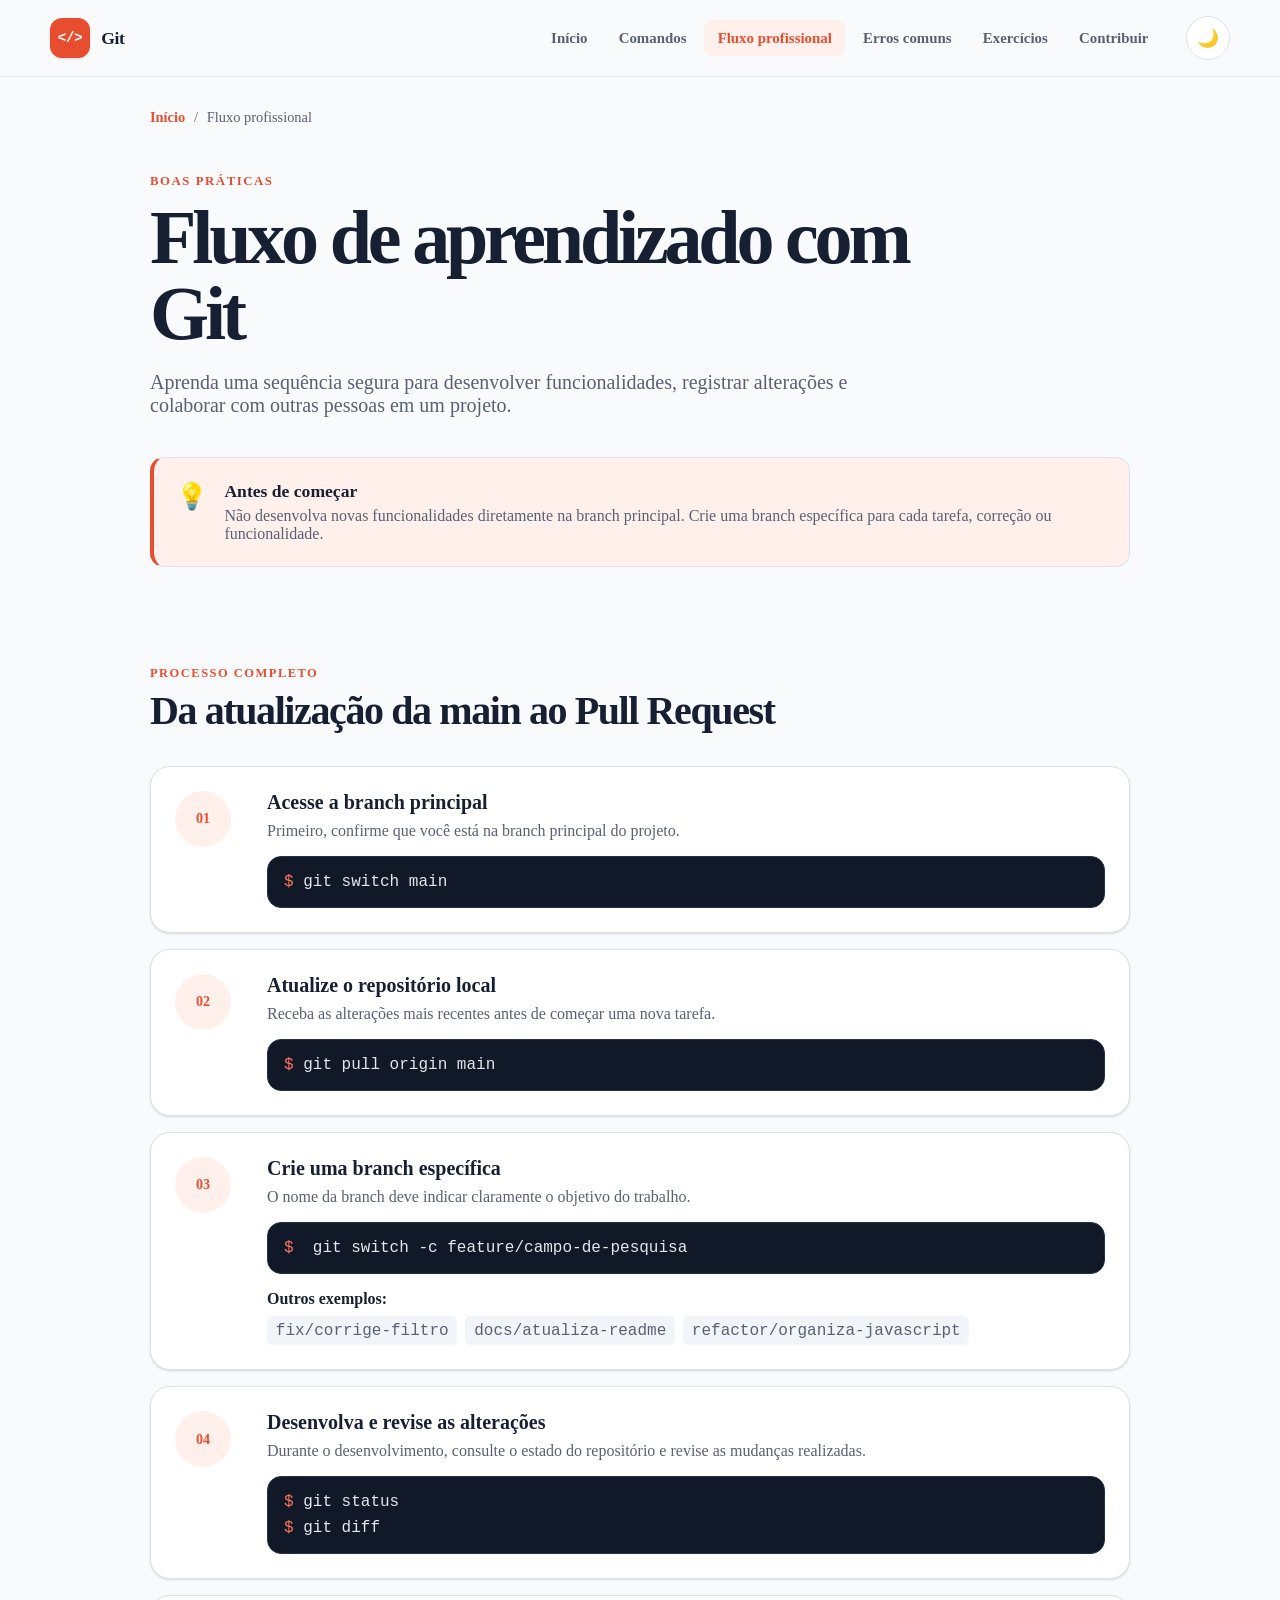
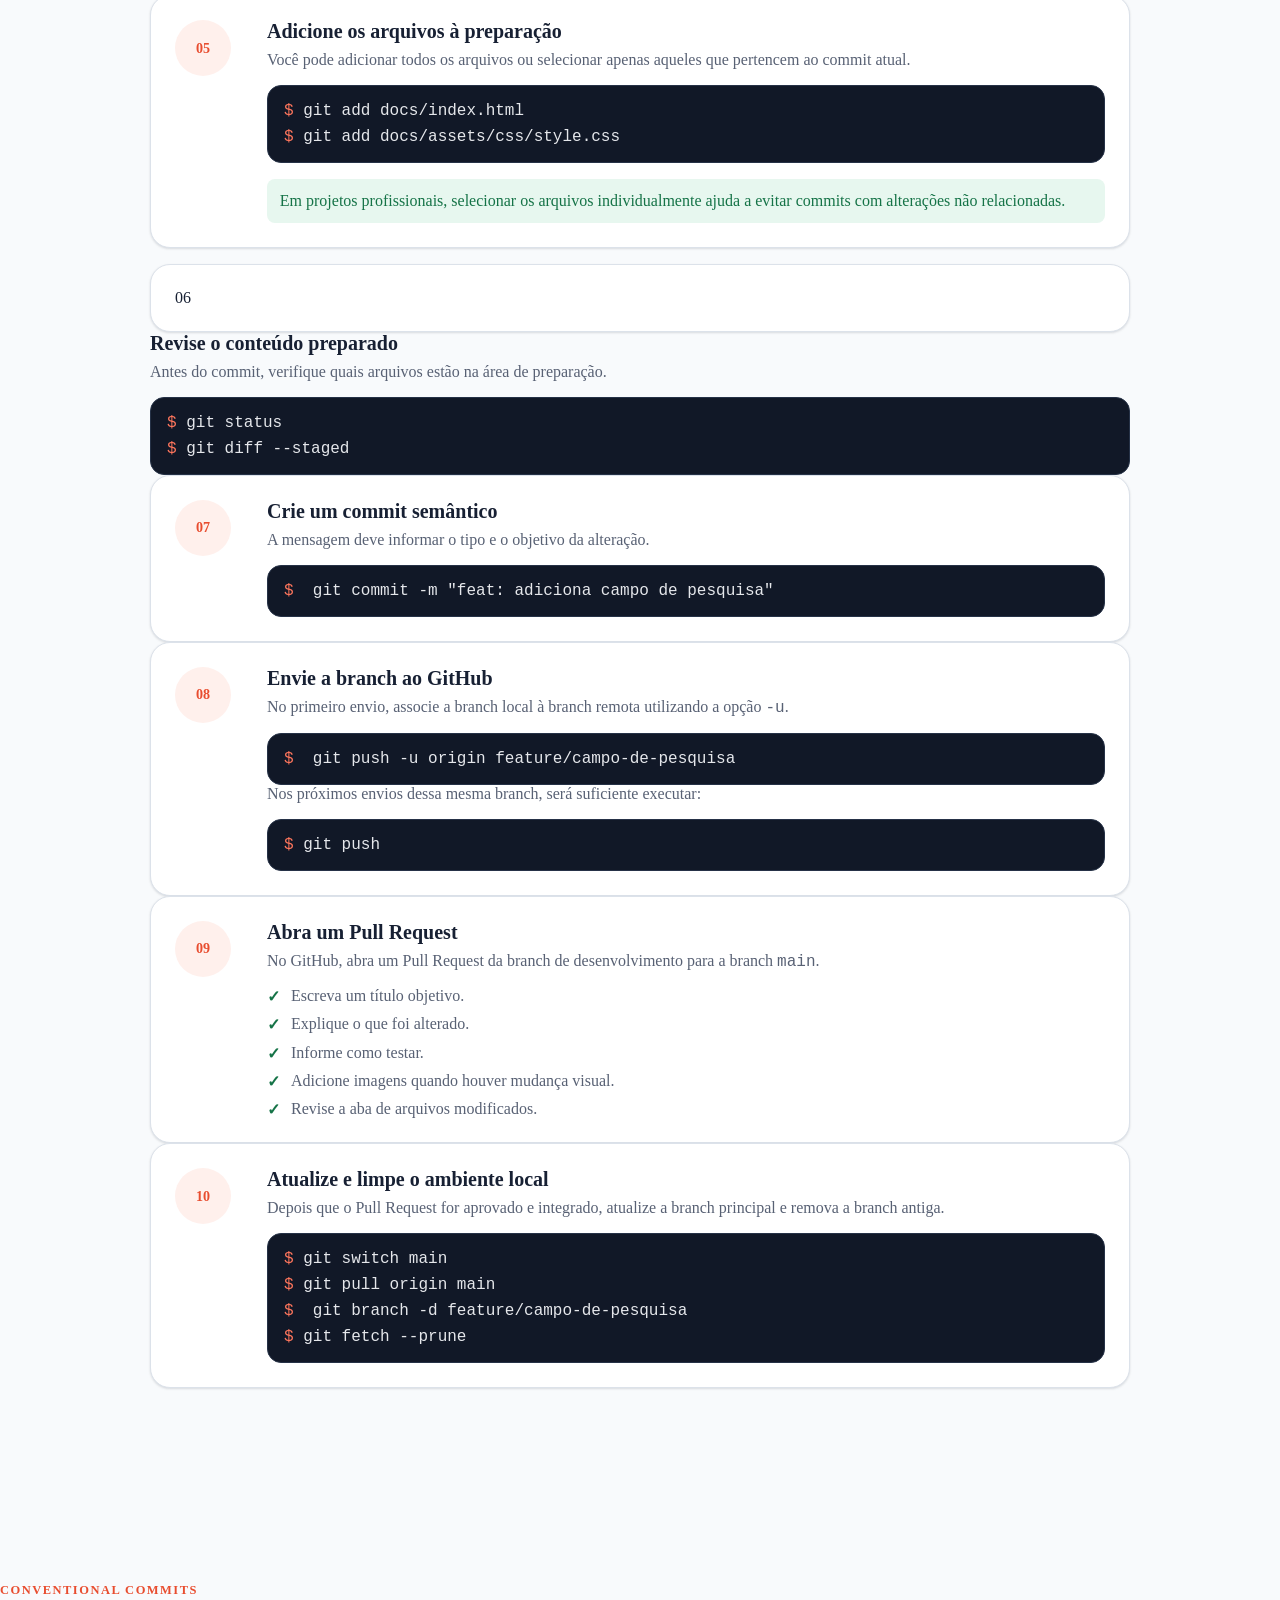
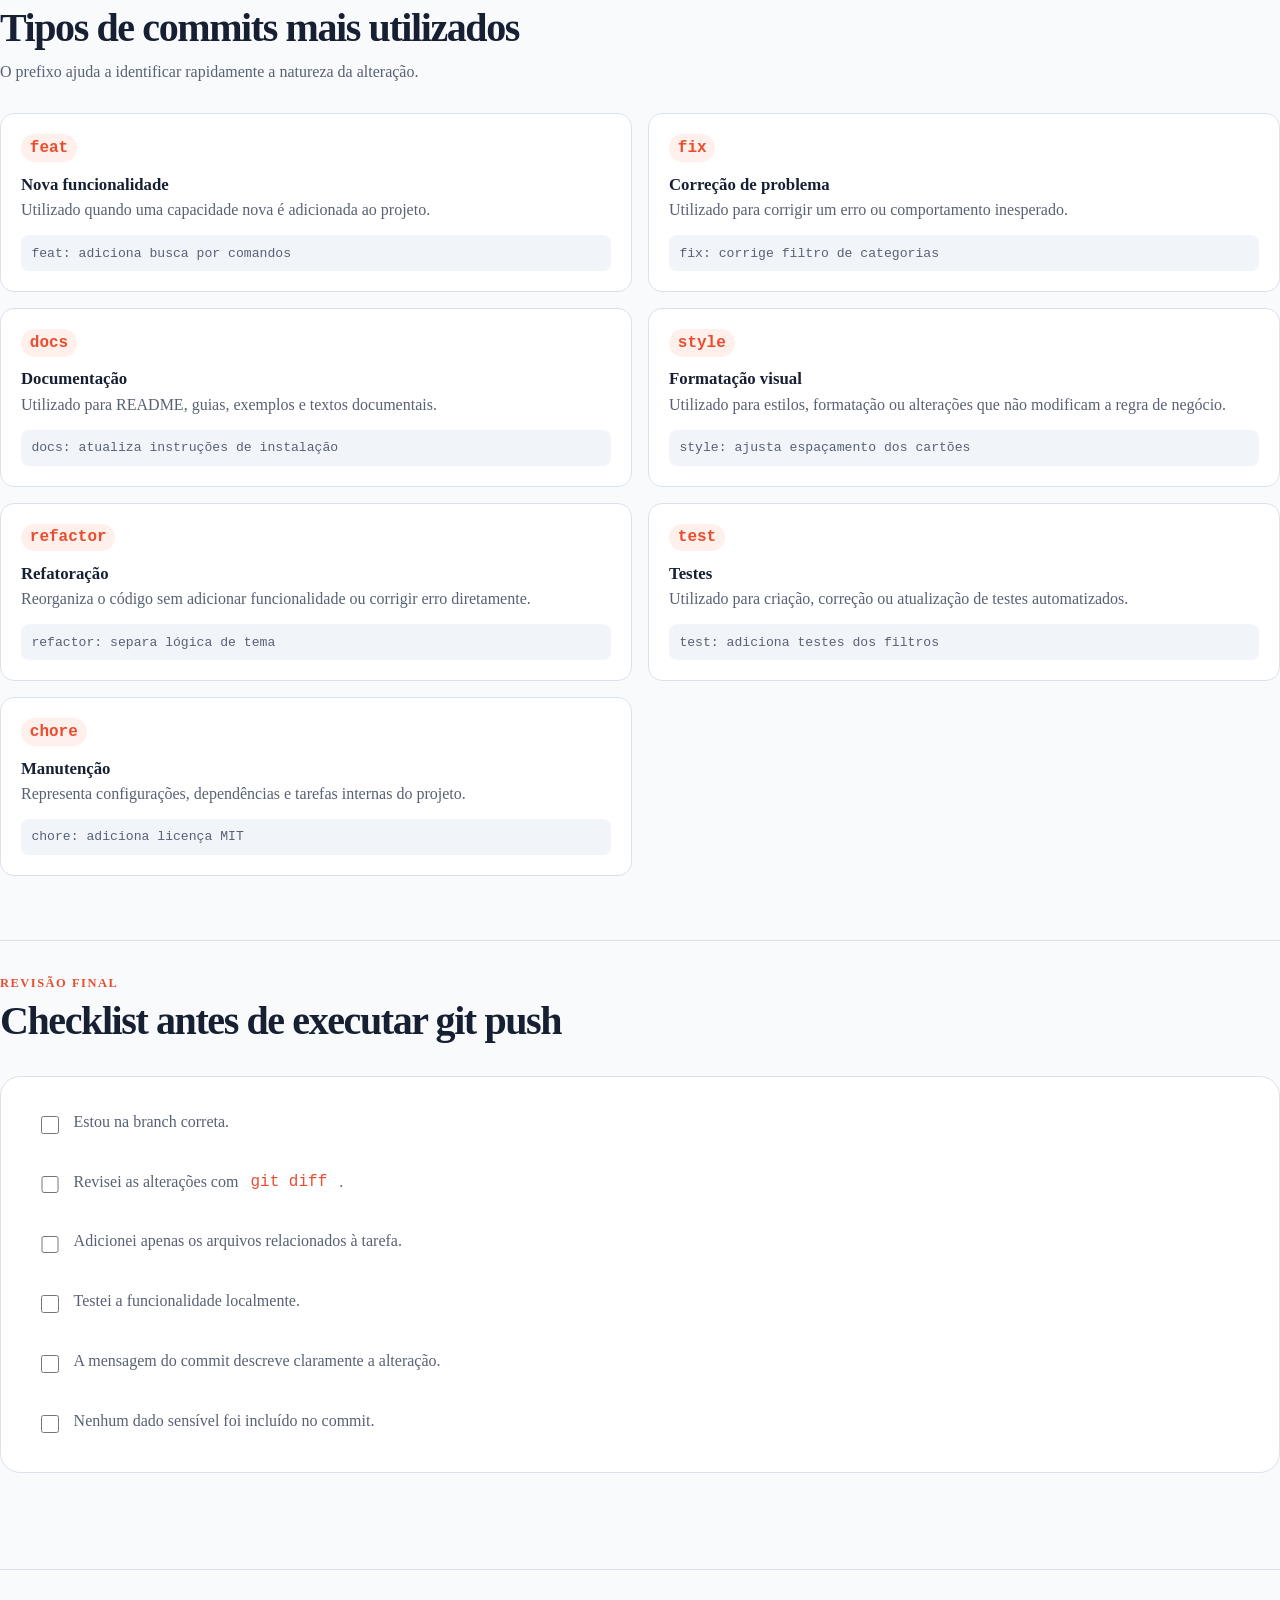
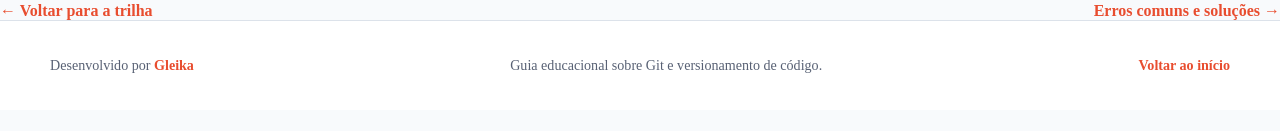
<file: docs/pages/fluxo-profissional.html>
<!DOCTYPE html>
<html lang="pt-br">
<head>
    <meta charset="UTF-8">
    <meta name="viewport" content="width=device-width, initial-scale=1.0">
    <meta name="description"content="Aprenda um fluxo profissional de trabalho com Git, desde a criação da branch até o Pull Request."/>
    <meta name="author" content="Gleika Almeida"/>
    <meta name="theme-color" content="#0f172a"/>
    <title> Fluxo com Git</title>
    <link rel="stylesheet" href="../assets/css/style.css"/>
    <script src="../assets/js/page.js" defer ></script>
</head>
<body  class="internal-page">
    <a class="skip-link" href="#conteudo-principal">
      Pular para o conteúdo principal
    </a>

    <header class="site-header">
      <div class="header-container">
        <a class="brand" href="../index.html" aria-label="Voltar para a página inicial">
          <span class="brand-icon" aria-hidden="true">
            &lt;/&gt;
          </span>

          <span class="brand-text">
            Git
          </span>
        </a>

        <nav class="main-navigation" aria-label="Navegação principal">
          <ul class="navigation-list">
            <li>
              <a href="../index.html">Início</a>
            </li>

            <li>
              <a href="../index.html#comandos">Comandos</a>
            </li>

            <li>
              <a href="./fluxo-profissional.html" aria-current="page">Fluxo profissional</a>
            </li>

            <li>
              <a href="./erros-comuns.html">Erros comuns</a>
            </li>

            <li>
              <a href="./exercicios.html">Exercícios</a>
            </li>

            <li>
              <a href="../index.html#contribuir">Contribuir</a>
            </li>
          </ul>
        </nav>

        <button class="theme-button" id="theme-button" type="button" aria-label="Ativar tema escuro" title="Ativar tema escuro">
          <span id="theme-icon" aria-hidden="true">
            🌙
          </span>
        </button>
      </div>
    </header>

    <main id="conteudo-principal">
      <div class="article-container">
        <nav class="breadcrumb" aria-label="Navegação estrutural">
          <a href="../index.html">Início</a>

          <span aria-hidden="true">
            /
          </span>

          <span aria-current="page">
            Fluxo profissional
          </span>
        </nav>

        <header class="article-header">
          <p class="section-eyebrow">
            Boas práticas
          </p>

          <h1>
            Fluxo de aprendizado com Git
          </h1>

          <p>
            Aprenda uma sequência segura para desenvolver
            funcionalidades, registrar alterações e colaborar
            com outras pessoas em um projeto.
          </p>
        </header>

        <aside class="article-note" aria-labelledby="important-note-title">
          <span class="article-note-icon" aria-hidden="true">
            💡
          </span>

          <div>
            <h2 id="important-note-title">
              Antes de começar
            </h2>

            <p>
              Não desenvolva novas funcionalidades diretamente
              na branch principal. Crie uma branch específica para
              cada tarefa, correção ou funcionalidade.
            </p>
          </div>
        </aside>

        <section class="article-section" aria-labelledby="workflow-title">
          <header class="article-section-header">
            <span class="article-step-label">
              Processo completo
            </span>

            <h2 id="workflow-title">
              Da atualização da main ao Pull Request
            </h2>
          </header>

          <div class="workflow-list">
            <article class="workflow-step">
              <div class="workflow-step-number" aria-hidden="true">
                01
              </div>

              <div class="workflow-step-content">
                <h3>
                  Acesse a branch principal
                </h3>

                <p>
                  Primeiro, confirme que você está na branch
                  principal do projeto.
                </p>

                <div class="command-sequence">
                  <code>git switch main</code>
                </div>
              </div>
            </article>

            <article class="workflow-step">
              <div class="workflow-step-number" aria-hidden="true">
                02
              </div>

              <div class="workflow-step-content">
                <h3>
                  Atualize o repositório local
                </h3>

                <p>
                  Receba as alterações mais recentes antes de
                  começar uma nova tarefa.
                </p>

                <div class="command-sequence">
                  <code>git pull origin main</code>
                </div>
              </div>
            </article>

            <article class="workflow-step">
              <div class="workflow-step-number" aria-hidden="true">
                03
              </div>

              <div class="workflow-step-content">
                <h3>
                  Crie uma branch específica
                </h3>

                <p>
                  O nome da branch deve indicar claramente o
                  objetivo do trabalho.
                </p>

                <div class="command-sequence">
                  <code>
                    git switch -c feature/campo-de-pesquisa
                  </code>
                </div>

                <div class="workflow-examples">
                  <strong>Outros exemplos:</strong>

                  <code>fix/corrige-filtro</code>
                  <code>docs/atualiza-readme</code>
                  <code>refactor/organiza-javascript</code>
                </div>
              </div>
            </article>

            <article class="workflow-step">
              <div class="workflow-step-number" aria-hidden="true">
                04
              </div>

              <div class="workflow-step-content">
                <h3>
                  Desenvolva e revise as alterações
                </h3>

                <p>
                  Durante o desenvolvimento, consulte o estado do
                  repositório e revise as mudanças realizadas.
                </p>

                <div class="command-sequence">
                  <code>git status</code>
                  <code>git diff</code>
                </div>
              </div>
            </article>

            <article class="workflow-step">
              <div class="workflow-step-number" aria-hidden="true">
                05
              </div>

              <div class="workflow-step-content">
                <h3>
                  Adicione os arquivos à preparação
                </h3>

                <p>
                  Você pode adicionar todos os arquivos ou selecionar
                  apenas aqueles que pertencem ao commit atual.
                </p>

                <div class="command-sequence">
                  <code>git add docs/index.html</code>
                  <code>git add docs/assets/css/style.css</code>
                </div>

                <p class="workflow-recommendation">
                  Em projetos profissionais, selecionar os arquivos
                  individualmente ajuda a evitar commits com alterações
                  não relacionadas.
                </p>
              </div>
            </article>

            <article class="workflow-step">
              <divclass="workflow-step-number" aria-hidden="true">
                06
              </div>

              <div class="workflow-step-content">
                <h3>
                  Revise o conteúdo preparado
                </h3>

                <p>
                  Antes do commit, verifique quais arquivos estão
                  na área de preparação.
                </p>

                <div class="command-sequence">
                  <code>git status</code>
                  <code>git diff --staged</code>
                </div>
              </div>
            </article>

            <article class="workflow-step">
              <div class="workflow-step-number" aria-hidden="true">
                07
              </div>

              <div class="workflow-step-content">
                <h3>
                  Crie um commit semântico
                </h3>

                <p>
                  A mensagem deve informar o tipo e o objetivo
                  da alteração.
                </p>

                <div class="command-sequence">
                  <code>
                    git commit -m "feat: adiciona campo de pesquisa"
                  </code>
                </div>
              </div>
            </article>

            <article class="workflow-step">
              <div class="workflow-step-number" aria-hidden="true">
                08
              </div>

              <div class="workflow-step-content">
                <h3>
                  Envie a branch ao GitHub
                </h3>

                <p>
                  No primeiro envio, associe a branch local à branch
                  remota utilizando a opção <code>-u</code>.
                </p>

                <div class="command-sequence">
                  <code>
                    git push -u origin feature/campo-de-pesquisa
                  </code>
                </div>

                <p>
                  Nos próximos envios dessa mesma branch, será
                  suficiente executar:
                </p>

                <div class="command-sequence">
                  <code>git push</code>
                </div>
              </div>
            </article>

            <article class="workflow-step">
              <div class="workflow-step-number" aria-hidden="true">
                09
              </div>

              <div class="workflow-step-content">
                <h3>
                  Abra um Pull Request
                </h3>

                <p>
                  No GitHub, abra um Pull Request da branch de
                  desenvolvimento para a branch
                  <code>main</code>.
                </p>

                <ul class="workflow-checklist">
                  <li>
                    Escreva um título objetivo.
                  </li>

                  <li>
                    Explique o que foi alterado.
                  </li>

                  <li>
                    Informe como testar.
                  </li>

                  <li>
                    Adicione imagens quando houver mudança visual.
                  </li>

                  <li>
                    Revise a aba de arquivos modificados.
                  </li>
                </ul>
              </div>
            </article>

            <article class="workflow-step">
              <div class="workflow-step-number" aria-hidden="true">
                10
              </div>

              <div class="workflow-step-content">
                <h3>
                  Atualize e limpe o ambiente local
                </h3>

                <p>
                  Depois que o Pull Request for aprovado e integrado,
                  atualize a branch principal e remova a branch antiga.
                </p>

                <div class="command-sequence">
                  <code>git switch main</code>
                  <code>git pull origin main</code>
                  <code>
                    git branch -d feature/campo-de-pesquisa
                  </code>
                  <code>git fetch --prune</code>
                </div>
              </div>
            </article>
          </div>
        </section>

        <section class="article-section" aria-labelledby="commits-title">
          <header class="article-section-header">
            <span class="article-step-label">
              Conventional Commits
            </span>

            <h2 id="commits-title">
              Tipos de commits mais utilizados
            </h2>

            <p>
              O prefixo ajuda a identificar rapidamente a natureza
              da alteração.
            </p>
          </header>

          <div class="commit-types-grid">
            <article class="commit-type-card">
              <code>feat</code>

              <h3>Nova funcionalidade</h3>

              <p>
                Utilizado quando uma capacidade nova é adicionada
                ao projeto.
              </p>

              <span>
                feat: adiciona busca por comandos
              </span>
            </article>

            <article class="commit-type-card">
              <code>fix</code>

              <h3>Correção de problema</h3>

              <p>
                Utilizado para corrigir um erro ou comportamento
                inesperado.
              </p>

              <span>
                fix: corrige filtro de categorias
              </span>
            </article>

            <article class="commit-type-card">
              <code>docs</code>

              <h3>Documentação</h3>

              <p>
                Utilizado para README, guias, exemplos e textos
                documentais.
              </p>

              <span>
                docs: atualiza instruções de instalação
              </span>
            </article>

            <article class="commit-type-card">
              <code>style</code>

              <h3>Formatação visual</h3>

              <p>
                Utilizado para estilos, formatação ou alterações que
                não modificam a regra de negócio.
              </p>

              <span>
                style: ajusta espaçamento dos cartões
              </span>
            </article>

            <article class="commit-type-card">
              <code>refactor</code>

              <h3>Refatoração</h3>

              <p>
                Reorganiza o código sem adicionar funcionalidade ou
                corrigir erro diretamente.
              </p>

              <span>
                refactor: separa lógica de tema
              </span>
            </article>

            <article class="commit-type-card">
              <code>test</code>

              <h3>Testes</h3>

              <p>
                Utilizado para criação, correção ou atualização de
                testes automatizados.
              </p>

              <span>
                test: adiciona testes dos filtros
              </span>
            </article>

            <article class="commit-type-card">
              <code>chore</code>

              <h3>Manutenção</h3>

              <p>
                Representa configurações, dependências e tarefas
                internas do projeto.
              </p>

              <span>
                chore: adiciona licença MIT
              </span>
            </article>
          </div>
        </section>

        <section class="article-section" aria-labelledby="checklist-title">
          <header class="article-section-header">
            <span class="article-step-label">
              Revisão final
            </span>

            <h2 id="checklist-title">
              Checklist antes de executar git push
            </h2>
          </header>

          <div class="final-checklist">
            <label>
              <input type="checkbox" />
              Estou na branch correta.
            </label>

            <label>
              <input type="checkbox" />
              Revisei as alterações com
              <code>git diff</code>.
            </label>

            <label>
              <input type="checkbox" />
              Adicionei apenas os arquivos relacionados à tarefa.
            </label>

            <label>
              <input type="checkbox" />
              Testei a funcionalidade localmente.
            </label>

            <label>
              <input type="checkbox" />
              A mensagem do commit descreve claramente a alteração.
            </label>

            <label>
              <input type="checkbox" />
              Nenhum dado sensível foi incluído no commit.
            </label>
          </div>
        </section>

        <nav class="article-navigation" aria-label="Navegação entre conteúdos">
          <a href="../index.html#aprendizado">
             ← Voltar para a trilha
          </a>

          <a href="./erros-comuns.html">
             Erros comuns e soluções →
          </a>
        </nav>
      </div>
    </main>

    <footer class="site-footer">
      <div class="footer-container">
        <p>
          Desenvolvido por
          <a href="https://github.com/Gleika-Almeida" target="_blank" rel="noopener noreferrer">
            Gleika
          </a>
        </p>

        <p>
          Guia educacional sobre Git e versionamento de código.
        </p>

        <a href="#conteudo-principal">
          Voltar ao início
        </a>
      </div>
    </footer>
    
</body>
</html>
</file>
<file: docs/assets/css/style.css>
/* ==========================================================
   VARIÁVEIS GLOBAIS
   ========================================================== */

:root {
  color-scheme: lingt;

  --color-primary: #e84d2f;
  --color-primary-hover: #c83d24;
  --color-primary-soft: #fff0ec;

  --color-background: #f8fafc;
  --color-surface: #ffffff;
  --color-surface-secondary: #f1f5f9;
  --color-surface-hover: #e8edf3;

  --color-text: #172033;
  --color-text-secondary: #586174;
  --color-text-muted: #7a8497;

  --color-border: #dce2ea;
  --color-border-strong: #c5ced9;

  --color-success: #157347;
  --color-success-soft: #e7f7ef;

  --color-warning: #9a6700;
  --color-warning-soft: #fff6d8;

  --color-danger: #b42318;
  --color-danger-soft: #feeceb;

  --color-terminal: #111827;
  --color-terminal-text: #e5e7eb;
  --color-terminal-muted: #94a3b8;
  --color-terminal-success: #4ade80;

  --color-focus: #2563eb;

  --shadow-small:
    0 1px 2px rgba(15, 23, 42, 0.06),
    0 1px 3px rgba(15, 23, 42, 0.08);

  --shadow-medium:
    0 8px 24px rgba(15, 23, 42, 0.08),
    0 2px 8px rgba(15, 23, 42, 0.06);

  --shadow-large:
    0 24px 60px rgba(15, 23, 42, 0.14);

  --radius-small: 0.5rem;
  --radius-medium: 0.875rem;
  --radius-large: 1.25rem;
  --radius-pill: 999px;

  --container-width: 1180px;

  --transition-fast: 160ms ease;
  --transition-normal: 280ms ease; 
}   

/* ==========================================================
   TEMA ESCURO
   O JavaScript adicionará data-theme="dark" ao elemento html.
   ========================================================== */

html[data-theme="dark"] {
  color-scheme: dark;

  --color-primary: #ff765d;
  --color-primary-hover: #ff947f;
  --color-primary-soft: #3a1d18;

  --color-background: #0b1120;
  --color-surface: #121a2b;
  --color-surface-secondary: #182235;
  --color-surface-hover: #202c42;

  --color-text: #edf2f7;
  --color-text-secondary: #bac4d3;
  --color-text-muted: #8e9aad;

  --color-border: #28364c;
  --color-border-strong: #3a4b65;

  --color-success: #6ee7a7;
  --color-success-soft: #123526;

  --color-warning: #facc55;
  --color-warning-soft: #3b2e0a;

  --color-danger: #ff8b84;
  --color-danger-soft: #401d1d;

  --color-terminal: #050914;
  --color-terminal-text: #e5e7eb;
  --color-terminal-muted: #94a3b8;
  --color-terminal-success: #4ade80;

  --color-focus: #60a5fa;

  --shadow-small:
    0 1px 3px rgba(0, 0, 0, 0.22);

  --shadow-medium:
    0 10px 30px rgba(0, 0, 0, 0.28);

  --shadow-large:
    0 26px 70px rgba(0, 0, 0, 0.38);
}

/* ==========================================================
   RESET E CONFIGURAÇÕES BÁSICAS
   ========================================================== */

*,
*::before,
*::after {
  box-sizing: border-box;
}

html {
  scroll-behavior: smooth;
  scroll-padding-top: 7rem;
}

body {
  min-width: 320px;
  margin: 0;
  overflow-x: hidden;

  background-color: var(--color-background);
  color: var(--color-text);

  font-family:
    Inter,
    ui-sans-serif,
    system-ui,
    -apple-system,
    BlinkMacSystemFont,
    "Segoe UI",
    sans-serif;

  font-size: 1rem;
  line-height: 1.6;

  transition:
    background-color var(--transition-normal),
    color var(--transition-normal);
}

body,
button,
input {
  font: inherit;
}

img,
svg {
  display: block;
  max-width: 100%;
}

button,
a {
  -webkit-tap-highlight-color: transparent;
}

button {
  border: 0;
  cursor: pointer;
}

a {
  color: inherit;
  text-decoration: none;
}

ul {
  margin: 0;
  padding: 0;
}

code {
  font-family:
    "Ubuntu Mono",
    "Cascadia Code",
    "Fira Code",
    Consolas,
    monospace;
}

::selection {
  background-color: var(--color-primary);
  color: #ffffff;
}

/* ==========================================================
   ACESSIBILIDADE
   ========================================================== */

:focus-visible {
  outline: 3px solid var(--color-focus);
  outline-offset: 3px;
}   

.skip-link {
  position: fixed;
  top: 1rem;
  left: 1rem;
  z-index: 9999;

  padding: 0.75rem 1rem;

  border-radius: var(--radius-small);
  background-color: var(--color-text);
  color: var(--color-background);
  font-weight: 700;

  transform: translateY(-160%);
  transition: transform var(--transition-fast);
}

.skip-link:focus {
  transform: translateY(0);
}

/* ==========================================================
   ELEMENTOS REUTILIZÁVEIS
   ========================================================== */

.header-container,
.hero-container,
.statistics-container,
.section-container,
.footer-container {
  width: min(calc(100% - 2rem), var(--container-width));
  margin-inline: auto;
}

.primary-button,
.secondary-button {
  display: inline-flex;
  min-height: 3rem;
  align-items: center;
  justify-content: center;
  gap: 0.5rem;

  padding: 0.75rem 1.25rem;

  border: 1px solid transparent;
  border-radius: var(--radius-small);

  font-weight: 700;
  line-height: 1.2;

  transition:
    transform var(--transition-fast),
    background-color var(--transition-fast),
    border-color var(--transition-fast),
    color var(--transition-fast),
    box-shadow var(--transition-fast);
}

.primary-button {
  background-color: var(--color-primary);
  color: #ffffff;
  box-shadow: var(--shadow-small);
}

.primary-button:hover {
  background-color: var(--color-primary-hover);
  box-shadow: var(--shadow-medium);
  transform: translateY(-2px);
}

.secondary-button {
  border-color: var(--color-border-strong);
  background-color: var(--color-surface);
  color: var(--color-text);
}

.secondary-button:hover {
  border-color: var(--color-primary);
  background-color: var(--color-primary-soft);
  color: var(--color-primary);
  transform: translateY(-2px);
}

.section-header {
  max-width: 760px;
  margin-bottom: 2.25rem;
}

.section-header h2,
.contribution-container h2 {
  margin: 0.35rem 0 0.75rem;

  font-size: clamp(1.8rem, 4w, 2.75rem);
  line-height: 1.15;
  letter-spacing: -0.035em;
}

.section-header p,
.contribution-container p {
  margin: 0;
  color: var(--color-text-secondary);
  font-size: 1.05rem;
}

.section-eyebrow,
.hero-eyebrow {
  margin: 0;

  color: var(--color-primary);
  font-size: 0.8rem;
  font-weight: 800;
  letter-spacing: 0.12em;
  text-transform: uppercase;
}

.section-eyebrow,
.hero-eyebrow {
  margin: 0;

  color: var(--color-primary);
  font-size: 0.8rem;
  font-weight: 800;
  letter-spacing: 0.12em;
  text-transform: uppercase;
}
/* ==========================================================
   CABEÇALHO
   ========================================================== */

.site-header {
  position: sticky;
  top: 0;
  z-index: 1000;

  border-bottom: 1px solid
    color-mix(in srgb, var(--color-border) 80%, transparent);

  background-color:
    color-mix(in srgb, var(--color-background) 88%, transparent);

  backdrop-filter: blur(16px);
  -webkit-backdrop-filter: blur(16px);
}

.header-container {
  display: flex;
  min-height: 4.75rem;
  align-items: center;
  gap: 1.5rem;
}

.brand {
  display: inline-flex;
  flex-shrink: 0;
  align-items: center;
  gap: 0.7rem;

  font-weight: 850;
  letter-spacing: -0.025em;
}

.brand-icon {
  display: grid;
  width: 2.5rem;
  height: 2.5rem;
  place-items: center;

  border-radius: 0.75rem;
  background-color: var(--color-primary);
  color: #ffffff;

  font-family: monospace;
  font-size: 0.9rem;
  font-weight: 800;

  box-shadow: var(--shadow-small);
}

.brand-text {
  font-size: 1.1rem;
}

.main-navigation {
  margin-left: auto;
}

.navigation-list {
  display: flex;
  align-items: center;
  gap: 0.25rem;

  list-style: none;
}

.navigation-list a {
  display: block;
  padding: 0.6rem 0.85rem;

  border-radius: var(--radius-small);
  color: var(--color-text-secondary);

  font-size: 0.93rem;
  font-weight: 650;

  transition:
    background-color var(--transition-fast),
    color var(--transition-fast);
}

.navigation-list a:hover {
  background-color: var(--color-surface-secondary);
  color: var(--color-text);
}

.theme-button {
  display: grid;
  width: 2.75rem;
  height: 2.75rem;
  flex-shrink: 0;
  place-items: center;

  border: 1px solid var(--color-border);
  border-radius: 50%;

  background-color: var(--color-surface);
  color: var(--color-text);

  font-size: 1.1rem;

  transition:
    transform var(--transition-fast),
    border-color var(--transition-fast),
    background-color var(--transition-fast);
}

.theme-button:hover {
  border-color: var(--color-primary);
  background-color: var(--color-primary-soft);
  transform: rotate(8deg);
}

/* ==========================================================
   HERO
   ========================================================== */

.hero-section {
  position: relative;
  overflow: hidden;

  padding: clamp(4.5rem, 9vw, 8rem) 0;

  background:
    radial-gradient(
      circle at 10% 15%,
      color-mix(in srgb, var(--color-primary) 18%, transparent),
      transparent 34%
    ),
    radial-gradient(
      circle at 88% 80%,
      color-mix(in srgb, var(--color-focus) 11%, transparent),
      transparent 28%
    );
}

.hero-section::before {
  position: absolute;
  inset: 0;
  z-index: -1;

  background-image:
    linear-gradient(
      color-mix(in srgb, var(--color-border) 35%, transparent) 1px,
      transparent 1px
    ),
    linear-gradient(
      90deg,
      color-mix(in srgb, var(--color-border) 35%, transparent) 1px,
      transparent 1px
    );

  background-size: 38px 38px;
  content: "";
  mask-image: linear-gradient(to bottom, black, transparent 88%);
}

.hero-container {
  display: grid;
  grid-template-columns: minmax(0, 1.05fr) minmax(330px, 0.95fr);
  align-items: center;
  gap: clamp(2.5rem, 7vw, 6rem);
}

.hero-content {
  max-width: 670px;
}

.hero-content h1 {
  max-width: 780px;
  margin: 0.6rem 0 1.25rem;

  font-size: clamp(2.6rem, 7vw, 5.25rem);
  line-height: 0.98;
  letter-spacing: -0.065em;
}

.hero-description {
  max-width: 620px;
  margin: 0;

  color: var(--color-text-secondary);
  font-size: clamp(1.05rem, 2vw, 1.25rem);
}

.hero-actions {
  display: flex;
  flex-wrap: wrap;
  gap: 0.85rem;
  margin-top: 2rem;
}

/* ==========================================================
   TERMINAL
   ========================================================== */

.hero-terminal {
  position: relative;

  overflow: hidden;

  border: 1px solid #28354a;
  border-radius: var(--radius-large);

  background-color: var(--color-terminal);
  color: var(--color-terminal-text);

  box-shadow: var(--shadow-large);
  transform: perspective(1200px) rotateY(-4deg) rotateX(2deg);
  transition: transform var(--transition-normal);
}

.hero-terminal:hover {
  transform: perspective(1200px) rotateY(0) rotateX(0)
    translateY(-4px);
}

.terminal-header {
  display: flex;
  align-items: center;
  gap: 0.5rem;

  min-height: 3rem;
  padding: 0 1rem;

  border-bottom: 1px solid #28354a;
  background-color: #171f2e;
}

.terminal-dot {
  width: 0.7rem;
  height: 0.7rem;
  border-radius: 50%;
}

.terminal-dot:nth-child(1) {
  background-color: #ff5f57;
}

.terminal-dot:nth-child(2) {
  background-color: #febc2e;
}

.terminal-dot:nth-child(3) {
  background-color: #28c840;
}

.terminal-content {
  min-height: 230px;
  padding: 1.5rem;

  font-family:
    "Ubuntu Mono",
    "Cascadia Code",
    "Fira Code",
    Consolas,
    monospace;

  font-size: clamp(0.88rem, 2vw, 1rem);
}

.terminal-content p {
  margin: 0 0 0.8rem;
}

.terminal-content p:first-child {
  color: var(--color-terminal-text);
}

.terminal-content p:first-child span {
  margin-right: 0.45rem;
  color: #ff765d;
}

.terminal-success {
  color: var(--color-terminal-success);
}

/* ==========================================================
   ESTATÍSTICAS
   ========================================================== */

.statistics-section {
  position: relative;
  z-index: 2;

  margin-top: -2rem;
}

.statistics-container {
  display: grid;
  grid-template-columns: repeat(3, 1fr);

  overflow: hidden;

  border: 1px solid var(--color-border);
  border-radius: var(--radius-large);

  background-color: var(--color-surface);
  box-shadow: var(--shadow-medium);
}

.statistic-card {
  display: flex;
  min-height: 8rem;
  flex-direction: column;
  align-items: center;
  justify-content: center;

  padding: 1.5rem;
  text-align: center;
}

.statistic-card + .statistic-card {
  border-left: 1px solid var(--color-border);
}

.statistic-card strong {
  color: var(--color-primary);
  font-size: clamp(1.75rem, 4vw, 2.5rem);
  line-height: 1;
}

.statistic-card span {
  margin-top: 0.45rem;
  color: var(--color-text-secondary);
  font-size: 0.9rem;
}

/* ==========================================================
   SEÇÃO DE COMANDOS
   ========================================================== */

.commands-section,
.learning-section,
.contribution-section {
  padding: clamp(4.5rem, 8vw, 7rem) 0;
}

.commands-section {
  background-color: var(--color-background);
}

/* Pesquisa */

.search-container {
  max-width: 760px;
  margin-bottom: 2rem;
}

.search-label {
  display: block;
  margin-bottom: 0.55rem;
  font-size: 0.92rem;
  font-weight: 700;
}

.search-field {
  position: relative;
}

.search-icon {
  position: absolute;
  top: 50%;
  left: 1rem;

  pointer-events: none;
  transform: translateY(-50%);
}

.search-field input {
  width: 100%;
  min-height: 3.5rem;

  padding: 0.8rem 3.2rem 0.8rem 3rem;

  border: 1px solid var(--color-border-strong);
  border-radius: var(--radius-medium);

  background-color: var(--color-surface);
  color: var(--color-text);

  box-shadow: var(--shadow-small);

  transition:
    border-color var(--transition-fast),
    box-shadow var(--transition-fast),
    background-color var(--transition-fast);
}

.search-field input::placeholder {
  color: var(--color-text-muted);
}

.search-field input:hover {
  border-color: var(--color-primary);
}

.search-field input:focus {
  border-color: var(--color-focus);
  outline: 0;
  box-shadow:
    0 0 0 4px
      color-mix(in srgb, var(--color-focus) 18%, transparent),
    var(--shadow-small);
}

.clear-search-button {
  position: absolute;
  top: 50%;
  right: 0.75rem;

  display: grid;
  width: 2rem;
  height: 2rem;
  place-items: center;

  border-radius: 50%;
  background-color: var(--color-surface-secondary);
  color: var(--color-text-secondary);

  font-size: 1.4rem;
  line-height: 1;

  transform: translateY(-50%);
}

.clear-search-button:hover {
  background-color: var(--color-surface-hover);
  color: var(--color-text);
}

/* Filtros */

.filters-container {
  margin-bottom: 1.7rem;
}

.filters-container {
  margin-bottom: 1.7rem;
}

.filter-buttons {
  display: flex;
  flex-wrap: wrap;
  gap: 0.6rem;
}

.filter-button {
  min-height: 2.55rem;
  padding: 0.55rem 0.95rem;

  border: 1px solid var(--color-border);
  border-radius: var(--radius-pill);

  background-color: var(--color-surface);
  color: var(--color-text-secondary);

  font-size: 0.9rem;
  font-weight: 700;

  transition:
    background-color var(--transition-fast),
    border-color var(--transition-fast),
    color var(--transition-fast),
    transform var(--transition-fast);
}

.filter-button:hover {
  border-color: var(--color-primary);
  color: var(--color-primary);
  transform: translateY(-1px);
}

.filter-button.active,
.filter-button[aria-pressed="true"] {
  border-color: var(--color-primary);
  background-color: var(--color-primary);
  color: #ffffff;
}

.results-header {
  display: flex;
  min-height: 2rem;
  align-items: center;
  justify-content: space-between;

  margin: 2rem 0 1rem;
}

.results-header p {
  margin: 0;
  color: var(--color-text-secondary);
  font-size: 0.93rem;
}

/* Grade de comandos */

.commands-grid {
  display: grid;
  grid-template-columns: repeat(2, minmax(0, 1fr));
  gap: 1.25rem;
}

/* Cartões que serão criados pelo JavaScript */

.command-card {
  display: flex;
  min-width: 0;
  flex-direction: column;

  overflow: hidden;

  border: 1px solid var(--color-border);
  border-radius: var(--radius-large);

  background-color: var(--color-surface);
  box-shadow: var(--shadow-small);

  transition:
    transform var(--transition-fast),
    border-color var(--transition-fast),
    box-shadow var(--transition-fast);
}

.command-card:hover {
  border-color:
    color-mix(in srgb, var(--color-primary) 55%, var(--color-border));
  box-shadow: var(--shadow-medium);
  transform: translateY(-4px);
}

.command-card-header {
  display: flex;
  align-items: flex-start;
  justify-content: space-between;
  gap: 1rem;

  padding: 1.25rem 1.25rem 0;
}

.command-card-title {
  min-width: 0;
  margin: 0;

  font-size: 1.15rem;
  line-height: 1.35;
}

.command-badges {
  display: flex;
  flex-wrap: wrap;
  gap: 0.4rem;

  margin-top: 0.75rem;
}

.command-badges {
  display: flex;
  flex-wrap: wrap;
  gap: 0.4rem;

  margin-top: 0.75rem;
}

.command-badge.basic {
  background-color: var(--color-success-soft);
  color: var(--color-success);
}

.command-badge.intermediate {
  background-color: var(--color-warning-soft);
  color: var(--color-warning);
}

.command-badge.advanced,
.command-badge.dangerous {
  background-color: var(--color-danger-soft);
  color: var(--color-danger);
}

.command-description {
  margin: 1rem 1.25rem;
  color: var(--color-text-secondary);
}

/* Bloco de código */

.command-code-wrapper {
  position: relative;
  margin-top: auto;
}

.command-code {
  display: block;
  overflow-x: auto;

  padding: 1.15rem 4.5rem 1.15rem 1.25rem;

  border-top: 1px solid #263247;
  background-color: var(--color-terminal);
  color: var(--color-terminal-text);

  font-size: 0.9rem;
  white-space: nowrap;
}

.copy-button {
  position: absolute;
  top: 50%;
  right: 0.8rem;

  min-height: 2.1rem;
  padding: 0.35rem 0.65rem;

  border: 1px solid #3b4960;
  border-radius: var(--radius-small);

  background-color: #1c2738;
  color: #d7dde7;

  font-size: 0.75rem;
  font-weight: 750;

  transform: translateY(-50%);

  transition:
    background-color var(--transition-fast),
    border-color var(--transition-fast),
    color var(--transition-fast);
}

.copy-button:hover {
  border-color: #ff765d;
  background-color: #2a1720;
  color: #ff9c89;
}

.command-example {
  margin: 0;
  padding: 1rem 1.25rem;

  border-top: 1px solid var(--color-border);
  background-color: var(--color-surface-secondary);
  color: var(--color-text-secondary);

  font-size: 0.88rem;
}

.command-example strong {
  color: var(--color-text);
}

.command-example strong {
  color: var(--color-text);
}

/* Aviso dentro dos cartões */

.command-warning {
  margin: 0 1.25rem 1.25rem;
  padding: 0.8rem 0.9rem;

  border: 1px solid
    color-mix(in srgb, var(--color-danger) 35%, transparent);
  border-radius: var(--radius-small);

  background-color: var(--color-danger-soft);
  color: var(--color-danger);

  font-size: 0.86rem;
  font-weight: 650;
}

/* Estado vazio */

.empty-state {
  max-width: 620px;
  margin: 2.5rem auto 0;
  padding: 3rem 1.5rem;

  border: 1px dashed var(--color-border-strong);
  border-radius: var(--radius-large);

  text-align: center;
}

.empty-state-icon {
  display: block;
  margin-bottom: 0.8rem;
  font-size: 2.5rem;
}

.empty-state h3 {
  margin: 0;
  font-size: 1.35rem;
}

.empty-state p {
  margin: 0.5rem 0 1.25rem;
  color: var(--color-text-secondary);
}

.empty-state p {
  margin: 0.5rem 0 1.25rem;
  color: var(--color-text-secondary);
}

/* ==========================================================
   TRILHA DE APRENDIZADO
   ========================================================== */

.learning-section {
  border-top: 1px solid var(--color-border);
  border-bottom: 1px solid var(--color-border);

  background-color: var(--color-surface-secondary);
}

.learning-section {
  border-top: 1px solid var(--color-border);
  border-bottom: 1px solid var(--color-border);

  background-color: var(--color-surface-secondary);
}

.learning-card {
  position: relative;
  overflow: hidden;

  padding: 1.5rem;

  border: 1px solid var(--color-border);
  border-radius: var(--radius-large);

  background-color: var(--color-surface);
  box-shadow: var(--shadow-small);

  transition:
    transform var(--transition-fast),
    border-color var(--transition-fast),
    box-shadow var(--transition-fast);
}

.learning-card:hover {
  border-color: var(--color-primary);
  box-shadow: var(--shadow-medium);
  transform: translateY(-4px);
}

.learning-number {
  display: inline-block;

  color: var(--color-primary);
  font-size: 0.85rem;
  font-weight: 850;
  letter-spacing: 0.12em;
}

.learning-card h3 {
  margin: 0.75rem 0 0.5rem;
  font-size: 1.25rem;
}

.learning-card p {
  margin: 0;
  color: var(--color-text-secondary);
}

.learning-card ul {
  display: grid;
  gap: 0.55rem;

  margin-top: 1.25rem;
  list-style: none;
}

.learning-card li {
  position: relative;
  padding-left: 1.25rem;
  color: var(--color-text-secondary);
}

.learning-card li::before {
  position: absolute;
  top: 0.65rem;
  left: 0;

  width: 0.4rem;
  height: 0.4rem;

  border-radius: 50%;
  background-color: var(--color-primary);

  content: "";
}

/* ==========================================================
   AVISO DE SEGURANÇA
   ========================================================== */

.warning-section {
  padding: 2.5rem 0;
  background-color: var(--color-warning-soft);
}

.warning-content {
  display: flex;
  align-items: flex-start;
  gap: 1rem;

  padding: 1.5rem;

  border: 1px solid
    color-mix(in srgb, var(--color-warning) 45%, transparent);
  border-radius: var(--radius-large);

  color: var(--color-warning);
}

.warning-icon {
  flex-shrink: 0;
  font-size: 1.7rem;
}

.warning-content h2 {
  margin: 0 0 0.45rem;
  font-size: 1.3rem;
}

.warning-content p {
  max-width: 850px;
  margin: 0;
}

.warning-content code {
  display: inline-block;
  margin-top: 0.75rem;
  padding: 0.3rem 0.55rem;

  border-radius: 0.35rem;
  background-color:
    color-mix(in srgb, var(--color-warning) 13%, transparent);

  font-weight: 750;
}

/* ==========================================================
   CONTRIBUIÇÃO
   ========================================================== */

.contribution-section {
  background:
    radial-gradient(
      circle at 85% 30%,
      color-mix(in srgb, var(--color-primary) 16%, transparent),
      transparent 35%
    ),
    var(--color-background);
}

.contribution-container {
  display: flex;
  align-items: center;
  justify-content: space-between;
  gap: 2.5rem;

  padding: clamp(1.5rem, 5vw, 3rem);

  border: 1px solid var(--color-border);
  border-radius: var(--radius-large);

  background-color: var(--color-surface);
  box-shadow: var(--shadow-medium);
}

.contribution-container > div {
  max-width: 760px;
}

/* ==========================================================
   RODAPÉ
   ========================================================== */

.site-footer {
  padding: 2.25rem 0;

  border-top: 1px solid var(--color-border);
  background-color: var(--color-surface);
}

.footer-container {
  display: flex;
  align-items: center;
  justify-content: space-between;
  gap: 1rem;

  color: var(--color-text-secondary);
  font-size: 0.88rem;
}

.footer-container p {
  margin: 0;
}

.footer-container a {
  color: var(--color-primary);
  font-weight: 750;
}

.footer-container a {
  color: var(--color-primary);
  font-weight: 750;
}

/* ==========================================================
   NOTIFICAÇÃO DE CÓPIA
   ========================================================== */

.toast {
  position: fixed;
  right: 1.25rem;
  bottom: 1.25rem;
  z-index: 2000;

  padding: 0.85rem 1rem;

  border: 1px solid var(--color-border);
  border-radius: var(--radius-small);

  background-color: var(--color-text);
  color: var(--color-background);

  font-size: 0.9rem;
  font-weight: 750;

  box-shadow: var(--shadow-large);
}

.toast:not([hidden]) {
  animation: toast-entry 220ms ease-out;
}

@keyframes toast-entry {
  from {
    opacity: 0;
    transform: translateY(12px);
  }

  to {
    opacity: 1;
    transform: translateY(0);
  }
}

/* ==========================================================
   RESPONSIVIDADE
   ========================================================== */

@media (max-width: 960px) {
  .hero-container {
    grid-template-columns: 1fr;
  }

  .hero-content {
    max-width: 780px;
  }

  .hero-terminal {
    width: min(100%, 680px);
    transform: none;
  }

  .hero-terminal:hover {
    transform: translateY(-4px);
  }

  .learning-grid {
    grid-template-columns: 1fr;
  }

  .contribution-container {
    align-items: flex-start;
    flex-direction: column;
  }
}

@media (max-width: 760px) {
  html {
    scroll-padding-top: 9rem;
  }

  .header-container {
    min-height: auto;
    flex-wrap: wrap;
    gap: 0.75rem;
    padding-block: 0.75rem;
  }

  .main-navigation {
    order: 3;
    width: 100%;
    margin-left: 0;
    overflow-x: auto;
  }

  .navigation-list {
    width: max-content;
  }

  .theme-button {
    margin-left: auto;
  }

  .statistics-container {
    grid-template-columns: 1fr;
  }

  .statistic-card + .statistic-card {
    border-top: 1px solid var(--color-border);
    border-left: 0;
  }

  .commands-grid {
    grid-template-columns: 1fr;
  }

  .footer-container {
    align-items: flex-start;
    flex-direction: column;
  }
}

@media (max-width: 760px) {
  html {
    scroll-padding-top: 9rem;
  }

  .header-container {
    min-height: auto;
    flex-wrap: wrap;
    gap: 0.75rem;
    padding-block: 0.75rem;
  }

  .main-navigation {
    order: 3;
    width: 100%;
    margin-left: 0;
    overflow-x: auto;
  }

  .navigation-list {
    width: max-content;
  }

  .theme-button {
    margin-left: auto;
  }

  .statistics-container {
    grid-template-columns: 1fr;
  }

  .statistic-card + .statistic-card {
    border-top: 1px solid var(--color-border);
    border-left: 0;
  }

  .commands-grid {
    grid-template-columns: 1fr;
  }

  .footer-container {
    align-items: flex-start;
    flex-direction: column;
  }
}

/* ==========================================================
   PREFERÊNCIAS DE MOVIMENTO
   ========================================================== */

@media (prefers-reduced-motion: reduce) {
  *,
  *::before,
  *::after {
    scroll-behavior: auto !important;
    animation-duration: 0.01ms !important;
    animation-iteration-count: 1 !important;
    transition-duration: 0.01ms !important;
  }
}

/* ==========================================================
   PÁGINAS INTERNAS
   ========================================================== */

.internal-page main {
  min-height: 70vh;
}

.article-container {
  width: min(calc(100% - 2rem), 980px);
  margin-inline: auto;
  padding: 2rem 0 6rem;
}

.breadcrumb {
  display: flex;
  flex-wrap: wrap;
  align-items: center;
  gap: 0.55rem;

  margin-bottom: 3rem;

  color: var(--color-text-secondary);
  font-size: 0.9rem;
}

.breadcrumb a {
  color: var(--color-primary);
  font-weight: 700;
}

.breadcrumb a:hover {
  text-decoration: underline;
}

.article-header {
  max-width: 850px;
  margin-bottom: 2.5rem;
}

.article-header h1 {
  margin: 0.65rem 0 1.25rem;

  font-size: clamp(2.4rem, 7vw, 4.75rem);
  line-height: 1;
  letter-spacing: -0.055em;
}

.article-header > p:last-child {
  max-width: 760px;
  margin: 0;

  color: var(--color-text-secondary);
  font-size: clamp(1.05rem, 2vw, 1.25rem);
}

.article-note {
  display: flex;
  align-items: flex-start;
  gap: 1rem;

  margin: 2.5rem 0 4rem;
  padding: 1.4rem;

  border: 1px solid var(--color-border);
  border-left: 4px solid var(--color-primary);
  border-radius: var(--radius-medium);

  background-color: var(--color-primary-soft);
}

.article-note-icon {
  flex-shrink: 0;
  font-size: 1.6rem;
}

.article-note h2 {
  margin: 0 0 0.35rem;
  font-size: 1.1rem;
}

.article-note p {
  margin: 0;
  color: var(--color-text-secondary);
}

.article-section {
  padding: 2rem 0 4rem;
}

.article-section + .article-section {
  border-top: 1px solid var(--color-border);
}

.article-section-header {
  max-width: 760px;
  margin-bottom: 2rem;
}

.article-section-header h2 {
  margin: 0.45rem 0 0.75rem;

  font-size: clamp(1.7rem, 4vw, 2.5rem);
  line-height: 1.15;
  letter-spacing: -0.035em;
}

.article-section-header p {
  margin: 0;
  color: var(--color-text-secondary);
}

.article-step-label {
  color: var(--color-primary);
  font-size: 0.78rem;
  font-weight: 850;
  letter-spacing: 0.12em;
  text-transform: uppercase;
}

/* Fluxo profissional */

.workflow-list {
  display: grid;
  gap: 1rem;
}

.workflow-step {
  display: grid;
  grid-template-columns: 4.5rem minmax(0, 1fr);
  gap: 1.25rem;

  padding: 1.5rem;

  border: 1px solid var(--color-border);
  border-radius: var(--radius-large);

  background-color: var(--color-surface);
  box-shadow: var(--shadow-small);

  transition:
    border-color var(--transition-fast),
    box-shadow var(--transition-fast),
    transform var(--transition-fast);
}

.workflow-step:hover {
  border-color:
    color-mix(
      in srgb,
      var(--color-primary) 55%,
      var(--color-border)
    );

  box-shadow: var(--shadow-medium);
  transform: translateY(-2px);
}

.workflow-step-number {
  display: grid;
  width: 3.5rem;
  height: 3.5rem;
  place-items: center;

  border-radius: 50%;
  background-color: var(--color-primary-soft);
  color: var(--color-primary);

  font-size: 0.88rem;
  font-weight: 900;
}

.workflow-step-content h3 {
  margin: 0 0 0.5rem;
  font-size: 1.25rem;
}

.workflow-step-content > p {
  margin: 0;
  color: var(--color-text-secondary);
}

.command-sequence {
  display: grid;
  gap: 0.5rem;

  margin-top: 1rem;
  padding: 1rem;

  overflow-x: auto;

  border: 1px solid #263247;
  border-radius: var(--radius-medium);

  background-color: var(--color-terminal);
}

.command-sequence code {
  display: block;
  min-width: max-content;
  color: var(--color-terminal-text);
}

.command-sequence code::before {
  margin-right: 0.6rem;
  color: #ff765d;
  content: "$";
}

.workflow-examples {
  display: flex;
  flex-wrap: wrap;
  gap: 0.5rem;

  margin-top: 1rem;
}

.workflow-examples strong {
  width: 100%;
}

.workflow-examples code {
  padding: 0.35rem 0.55rem;

  border-radius: 0.35rem;
  background-color: var(--color-surface-secondary);
  color: var(--color-text-secondary);
}

.workflow-recommendation {
  margin-top: 1rem !important;
  padding: 0.8rem;

  border-radius: var(--radius-small);
  background-color: var(--color-success-soft);
  color: var(--color-success) !important;
}

.workflow-checklist {
  display: grid;
  gap: 0.65rem;

  margin-top: 1rem;
  list-style: none;
}

.workflow-checklist li {
  position: relative;
  padding-left: 1.5rem;
  color: var(--color-text-secondary);
}

.workflow-checklist li::before {
  position: absolute;
  left: 0;

  color: var(--color-success);
  content: "✓";

  font-weight: 900;
}

/* Tipos de commit */

.commit-types-grid {
  display: grid;
  grid-template-columns: repeat(2, minmax(0, 1fr));
  gap: 1rem;
}

.commit-type-card {
  padding: 1.25rem;

  border: 1px solid var(--color-border);
  border-radius: var(--radius-medium);

  background-color: var(--color-surface);
}

.commit-type-card > code {
  display: inline-flex;
  padding: 0.3rem 0.55rem;

  border-radius: var(--radius-pill);
  background-color: var(--color-primary-soft);
  color: var(--color-primary);

  font-weight: 850;
}

.commit-type-card h3 {
  margin: 0.8rem 0 0.4rem;
  font-size: 1.05rem;
}

.commit-type-card p {
  margin: 0;
  color: var(--color-text-secondary);
}

.commit-type-card span {
  display: block;
  margin-top: 1rem;
  padding: 0.65rem;

  border-radius: var(--radius-small);
  background-color: var(--color-surface-secondary);
  color: var(--color-text-secondary);

  font-family:
    "Ubuntu Mono",
    "Cascadia Code",
    "Fira Code",
    Consolas,
    monospace;

  font-size: 0.82rem;
}

/* Checklist */

.final-checklist {
  display: grid;
  gap: 0.75rem;

  padding: 1.5rem;

  border: 1px solid var(--color-border);
  border-radius: var(--radius-large);

  background-color: var(--color-surface);
}

.final-checklist label {
  display: flex;
  align-items: flex-start;
  gap: 0.75rem;

  padding: 0.75rem;

  border-radius: var(--radius-small);
  color: var(--color-text-secondary);

  cursor: pointer;

  transition: background-color var(--transition-fast);
}

.final-checklist label:hover {
  background-color: var(--color-surface-secondary);
}

.final-checklist input {
  width: 1.1rem;
  height: 1.1rem;
  flex-shrink: 0;
  margin-top: 0.2rem;

  accent-color: var(--color-primary);
}

.final-checklist code {
  color: var(--color-primary);
}

.article-navigation {
  display: flex;
  align-items: center;
  justify-content: space-between;
  gap: 1rem;

  margin-top: 2rem;
  padding-top: 2rem;

  border-top: 1px solid var(--color-border);
}

.article-navigation a {
  color: var(--color-primary);
  font-weight: 800;
}

.article-navigation a:hover {
  text-decoration: underline;
}

.learning-link {
  display: inline-flex;
  margin-top: 1.25rem;

  color: var(--color-primary);
  font-weight: 800;
}

.learning-link:hover {
  text-decoration: underline;
}

.navigation-list a[aria-current="page"] {
  background-color: var(--color-primary-soft);
  color: var(--color-primary);
}

@media (max-width: 700px) {
  .article-container {
    width: min(calc(100% - 1.25rem), 980px);
  }

  .workflow-step {
    grid-template-columns: 1fr;
  }

  .workflow-step-number {
    width: 3rem;
    height: 3rem;
  }

  .commit-types-grid {
    grid-template-columns: 1fr;
  }

  .article-navigation {
    align-items: flex-start;
    flex-direction: column;
  }
}

/* ==========================================================
   IMPRESSÃO
   ========================================================== */

   @media print {
  .site-header,
  .hero-actions,
  .search-container,
  .filters-container,
  .theme-button,
  .copy-button,
  .contribution-section,
  .site-footer,
  .toast {
    display: none !important;
  }

  body {
    background: #ffffff;
    color: #000000;
  }

  .hero-section,
  .commands-section,
  .learning-section {
    padding: 1.5rem 0;
    background: #ffffff;
  }

 .hero-container,
  .commands-grid,
  .learning-grid {
    display: block;
  }
  
   .hero-terminal,
  .command-card,
  .learning-card {
    break-inside: avoid;
    margin-bottom: 1rem;
    box-shadow: none;
  }
}
/* ==========================================================
   ERROS COMUNS E SOLUÇÃO DE PROBLEMAS
   ==========================================================*/

.diagnostic-grid {
  display: grid;
  grid-template-columns: repeat(3, minmax(0, 1fr));
  gap: 1rem;
}

.diagnostic-card {
  padding: 1.25rem;

  border: 1px solid var(--color-border);
  border-radius: var(--radius-large);

  background-color: var(--color-surface);
  box-shadow: var(--shadow-small);
}

.diagnostic-number {
  display: inline-grid;
  width: 2.5rem;
  height: 2.5rem;
  place-items: center;

  border-radius: 50%;
  background-color: var(--color-primary-soft);
  color: var(--color-primary);

  font-size: 0.78rem;
  font-weight: 900;
}

.diagnostic-card h3 {
  margin: 1rem 0 0.4rem;
  font-size: 1.1rem;
}

.diagnostic-card p {
  margin: 0;
  color: var(--color-text-secondary);
}

.troubleshooting-list {
  display: grid;
  gap: 1rem;
}

.troubleshooting-card {
  overflow: hidden;

  border: 1px solid var(--color-border);
  border-radius: var(--radius-large);

  background-color: var(--color-surface);
  box-shadow: var(--shadow-small);

  transition:
    border-color var(--transition-fast),
    box-shadow var(--transition-fast);
}

.troubleshooting-card[open] {
  border-color:
    color-mix(
      in srgb,
      var(--color-primary) 50%,
      var(--color-border)
    );

  box-shadow: var(--shadow-medium);
}

.troubleshooting-card summary {
  display: flex;
  align-items: center;
  gap: 1rem;

  padding: 1.2rem 1.35rem;

  cursor: pointer;
  list-style: none;

  transition: background-color var(--transition-fast);
}

.troubleshooting-card summary:hover {
  background-color: var(--color-surface-secondary);
}

.troubleshooting-card summary::-webkit-details-marker {
  display: none;
}

.troubleshooting-card summary::after {
  margin-left: auto;

  color: var(--color-primary);
  content: "+";

  font-size: 1.6rem;
  font-weight: 500;

  transition: transform var(--transition-fast);
}

.troubleshooting-card[open] summary::after {
  content: "−";
}

.troubleshooting-icon {
  display: grid;
  width: 2.75rem;
  height: 2.75rem;
  flex-shrink: 0;
  place-items: center;

  border-radius: var(--radius-small);
  background-color: var(--color-surface-secondary);

  font-size: 1.2rem;
}

.troubleshooting-card summary > span:nth-child(2) {
  display: grid;
  gap: 0.2rem;
}

.troubleshooting-card summary strong {
  color: var(--color-text);
  font-size: 1rem;
}

.troubleshooting-card summary small {
  color: var(--color-text-secondary);
  font-size: 0.86rem;
}

.troubleshooting-content {
  padding: 1.35rem;

  border-top: 1px solid var(--color-border);
}

.troubleshooting-content h3 {
  margin: 1.5rem 0 0.5rem;
  font-size: 1.05rem;
}

.troubleshooting-content h3:first-of-type {
  margin-top: 1rem;
}

.troubleshooting-content > p {
  color: var(--color-text-secondary);
}

.error-message {
  overflow-x: auto;

  margin: 0 !important;
  padding: 0.85rem 1rem;

  border-left: 4px solid var(--color-danger);
  border-radius: var(--radius-small);

  background-color: var(--color-danger-soft);
  color: var(--color-danger) !important;

  font-family:
    "Ubuntu Mono",
    "Cascadia Code",
    "Fira Code",
    Consolas,
    monospace;

  font-size: 0.88rem;
  white-space: nowrap;
}

.solution-steps {
  display: grid;
  gap: 1.2rem;

  padding-left: 1.4rem;
  color: var(--color-text-secondary);
}

.solution-steps li::marker {
  color: var(--color-primary);
  font-weight: 900;
}

.problem-causes {
  display: grid;
  gap: 0.6rem;

  padding-left: 1.3rem;
  color: var(--color-text-secondary);
}

.safe-note,
.danger-note {
  margin-top: 1.2rem !important;
  padding: 0.9rem 1rem;

  border-radius: var(--radius-small);

  font-size: 0.9rem;
  font-weight: 650;
}

.safe-note {
  border: 1px solid
    color-mix(
      in srgb,
      var(--color-success) 35%,
      transparent
    );

  background-color: var(--color-success-soft);
  color: var(--color-success) !important;
}

.danger-note {
  border: 1px solid
    color-mix(
      in srgb,
      var(--color-danger) 35%,
      transparent
    );

  background-color: var(--color-danger-soft);
  color: var(--color-danger) !important;
}

.conflict-example {
  overflow-x: auto;

  padding: 1rem;

  border: 1px solid #263247;
  border-radius: var(--radius-medium);

  background-color: var(--color-terminal);
  color: var(--color-terminal-text);
}

.conflict-example code {
  font-size: 0.86rem;
}

.recovery-panel {
  display: grid;
  gap: 1.25rem;

  padding: 1.5rem;

  border: 1px solid var(--color-border);
  border-radius: var(--radius-large);

  background-color: var(--color-surface);
  box-shadow: var(--shadow-small);
}

.recovery-panel h3 {
  margin: 0;
  font-size: 1.05rem;
}

.prevention-grid {
  display: grid;
  grid-template-columns: repeat(3, minmax(0, 1fr));
  gap: 1rem;
}

.prevention-grid article {
  padding: 1.25rem;

  border: 1px solid var(--color-border);
  border-radius: var(--radius-medium);

  background-color: var(--color-surface);
}

.prevention-grid article > span {
  display: block;
  font-size: 1.3rem;
}

.prevention-grid h3 {
  margin: 0.7rem 0 0.35rem;
  font-size: 1rem;
}

.prevention-grid p {
  margin: 0;
  color: var(--color-text-secondary);
  font-size: 0.9rem;
}

/* ==========================================================
   EXERCÍCIOS INTERATIVOS
   ========================================================== */

.exercise-progress-panel {
  margin-bottom: 3rem;
  padding: 1.5rem;

  border: 1px solid var(--color-border);
  border-radius: var(--radius-large);

  background-color: var(--color-surface);
  box-shadow: var(--shadow-medium);
}

.exercise-progress-header {
  display: flex;
  align-items: center;
  justify-content: space-between;
  gap: 1.5rem;
}

.exercise-progress-header h2 {
  margin: 0.4rem 0 0.35rem;
  font-size: clamp(1.5rem, 4vw, 2rem);
}

.exercise-progress-header p {
  margin: 0;
  color: var(--color-text-secondary);
}

.exercise-progress-track {
  height: 0.8rem;
  margin-top: 1.5rem;
  overflow: hidden;

  border-radius: var(--radius-pill);
  background-color: var(--color-surface-secondary);
}

#exercise-progress-bar {
  width: 0;
  height: 100%;

  border-radius: inherit;
  background-color: var(--color-primary);

  transition: width var(--transition-normal);
}

.exercises-list {
  display: grid;
  gap: 1.25rem;
}

.exercise-card {
  overflow: hidden;

  border: 1px solid var(--color-border);
  border-radius: var(--radius-large);

  background-color: var(--color-surface);
  box-shadow: var(--shadow-small);

  transition:
    border-color var(--transition-fast),
    box-shadow var(--transition-fast),
    transform var(--transition-fast);
}

.exercise-card:hover {
  border-color:
    color-mix(
      in srgb,
      var(--color-primary) 50%,
      var(--color-border)
    );

  box-shadow: var(--shadow-medium);
  transform: translateY(-2px);
}

.exercise-card-header {
  display: flex;
  align-items: flex-start;
  justify-content: space-between;
  gap: 1.5rem;

  padding: 1.4rem;
  border-bottom: 1px solid var(--color-border);
}

.exercise-number {
  color: var(--color-primary);
  font-size: 0.75rem;
  font-weight: 850;
  letter-spacing: 0.1em;
  text-transform: uppercase;
}

.exercise-card-header h3 {
  margin: 0.45rem 0 0;
  font-size: 1.25rem;
}

.exercise-complete-label {
  display: inline-flex;
  flex-shrink: 0;
  align-items: center;
  gap: 0.5rem;

  padding: 0.5rem 0.75rem;

  border: 1px solid var(--color-border);
  border-radius: var(--radius-pill);

  background-color: var(--color-surface-secondary);
  color: var(--color-text-secondary);

  font-size: 0.83rem;
  font-weight: 750;
  cursor: pointer;
}

.exercise-complete-label:has(input:checked) {
  border-color: var(--color-success);
  background-color: var(--color-success-soft);
  color: var(--color-success);
}

.exercise-complete-label input {
  width: 1rem;
  height: 1rem;
  accent-color: var(--color-success);
}

.exercise-scenario,
.exercise-task {
  margin: 1.4rem;
  padding: 1rem;

  border-radius: var(--radius-medium);
}

.exercise-scenario {
  border-left: 4px solid var(--color-primary);
  background-color: var(--color-primary-soft);
}

.exercise-scenario p {
  margin: 0.4rem 0 0;
  color: var(--color-text-secondary);
}

.exercise-task {
  border: 1px solid var(--color-border);
  background-color: var(--color-surface-secondary);
}

.exercise-task h4 {
  margin: 0 0 0.6rem;
  font-size: 1rem;
}

.exercise-task p {
  margin: 0;
  color: var(--color-text-secondary);
}

.exercise-task ol {
  display: grid;
  gap: 0.45rem;

  margin: 0;
  padding-left: 1.3rem;

  color: var(--color-text-secondary);
}

.exercise-answer {
  margin: 0 1.4rem 1.4rem;

  border: 1px solid var(--color-border);
  border-radius: var(--radius-medium);

  background-color: var(--color-background);
}

.exercise-answer summary {
  padding: 0.9rem 1rem;

  color: var(--color-primary);
  font-weight: 800;
  cursor: pointer;
}

.exercise-answer[open] summary {
  border-bottom: 1px solid var(--color-border);
}

.exercise-answer > .command-sequence {
  margin: 1rem;
}

.exercise-answer > p {
  margin: 1rem;
  color: var(--color-text-secondary);
}

.practice-project {
  padding: 1.5rem;

  border: 1px solid var(--color-border);
  border-radius: var(--radius-large);

  background:
    radial-gradient(
      circle at 90% 10%,
      color-mix(
        in srgb,
        var(--color-primary) 14%,
        transparent
      ),
      transparent 40%
    ),
    var(--color-surface);

  box-shadow: var(--shadow-medium);
}

.practice-project h3 {
  margin: 0 0 1rem;
  font-size: 1.3rem;
}

.practice-project ol {
  display: grid;
  gap: 0.65rem;

  margin: 0;
  padding-left: 1.4rem;

  color: var(--color-text-secondary);
}

.practice-project li::marker {
  color: var(--color-primary);
  font-weight: 900;
}

@media (max-width: 700px) {
  .exercise-progress-header,
  .exercise-card-header {
    align-items: flex-start;
    flex-direction: column;
  }

  .exercise-progress-header .secondary-button {
    width: 100%;
  }
}

@media (max-width: 850px) {
  .diagnostic-grid,
  .prevention-grid {
    grid-template-columns: 1fr;
  }
}

@media (max-width: 560px) {
  .troubleshooting-card summary {
    align-items: flex-start;
    padding: 1rem;
  }

  .troubleshooting-content {
    padding: 1rem;
  }

  .troubleshooting-icon {
    width: 2.4rem;
    height: 2.4rem;
  }

  .error-message {
    white-space: normal;
  }
}
</file>
